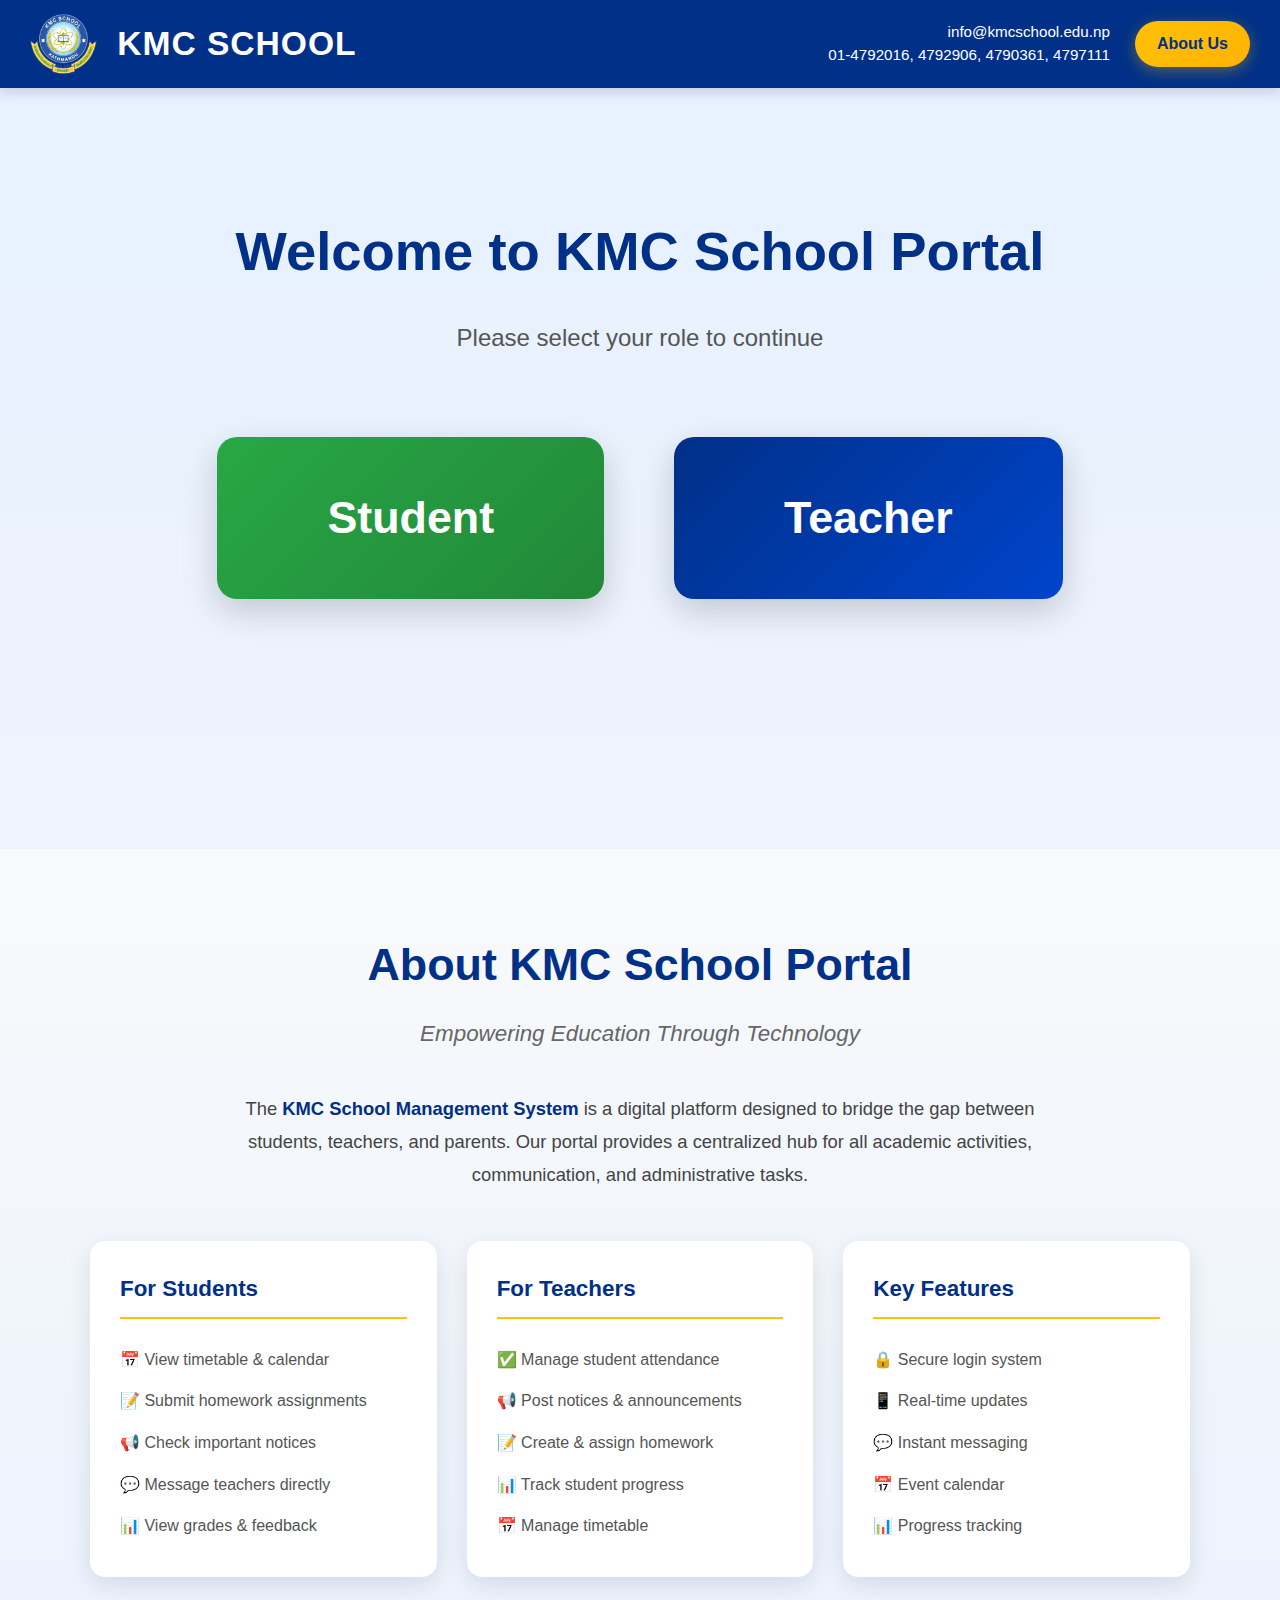
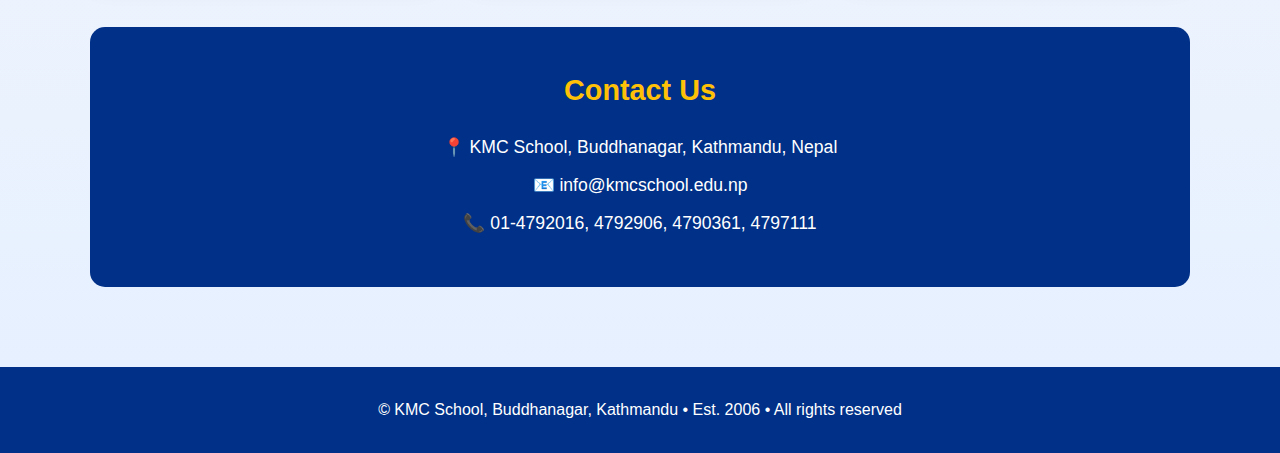
<file: index.html>
<!DOCTYPE html>
<html lang="en">
<head>
    <meta charset="UTF-8">
    <meta name="viewport" content="width=device-width, initial-scale=1.0">
    <title>KMC School - Choose Your Role</title>
    <link rel="stylesheet" href="style.css"> 
    <link rel="icon" type="image/png" href="kmc logo.png">
</head>
<body>

    <header class="school-header">
        <div class="logo-area">
            <img src="kmc logo.png" alt="KMC Logo" class="logo-img">
            <div class="logo-text">KMC SCHOOL</div>
        </div>
        <div class="header-right">
            <div class="contact-info">
                <div>info@kmcschool.edu.np</div>
                <div>01-4792016, 4792906, 4790361, 4797111</div>
            </div>
            <a href="#about" class="about-btn">About Us</a>
        </div>
    </header>

    <main class="main-content role-selection">
        <h1>Welcome to KMC School Portal</h1>
        <p>Please select your role to continue</p>

        <div class="role-buttons">
            <a href="/Students-Area/student-login.html" class="role-btn student">Student</a>
            <a href="/Teachers-Area/teacher-login.html" class="role-btn teacher">Teacher</a>
        </div>
    </main>

    <section id="about" class="about-section">
        <div class="about-container">
            <h2>About KMC School Portal</h2>
            <p class="about-tagline">Empowering Education Through Technology</p>
            
            <div class="about-content">
                <p>The <strong>KMC School Management System</strong> is a digital platform designed to bridge the gap between students, teachers, and parents. Our portal provides a centralized hub for all academic activities, communication, and administrative tasks.</p>
            </div>

            <div class="features-grid">
                <div class="feature-card">
                    <h3>For Students</h3>
                    <ul>
                        <li>📅 View timetable & calendar</li>
                        <li>📝 Submit homework assignments</li>
                        <li>📢 Check important notices</li>
                        <li>💬 Message teachers directly</li>
                        <li>📊 View grades & feedback</li>
                    </ul>
                </div>
                <div class="feature-card">
                    <h3>For Teachers</h3>
                    <ul>
                        <li>✅ Manage student attendance</li>
                        <li>📢 Post notices & announcements</li>
                        <li>📝 Create & assign homework</li>
                        <li>📊 Track student progress</li>
                        <li>📅 Manage timetable</li>
                    </ul>
                </div>
                <div class="feature-card">
                    <h3>Key Features</h3>
                    <ul>
                        <li>🔒 Secure login system</li>
                        <li>📱 Real-time updates</li>
                        <li>💬 Instant messaging</li>
                        <li>📅 Event calendar</li>
                        <li>📊 Progress tracking</li>
                    </ul>
                </div>
            </div>

            <div class="about-contact">
                <h3>Contact Us</h3>
                <p>📍 KMC School, Buddhanagar, Kathmandu, Nepal</p>
                <p>📧 info@kmcschool.edu.np</p>
                <p>📞 01-4792016, 4792906, 4790361, 4797111</p>
            </div>
        </div>
    </section>

    <footer class="main-footer">
        © KMC School, Buddhanagar, Kathmandu • Est. 2006 • All rights reserved
    </footer>

</body>
</html>
</file>
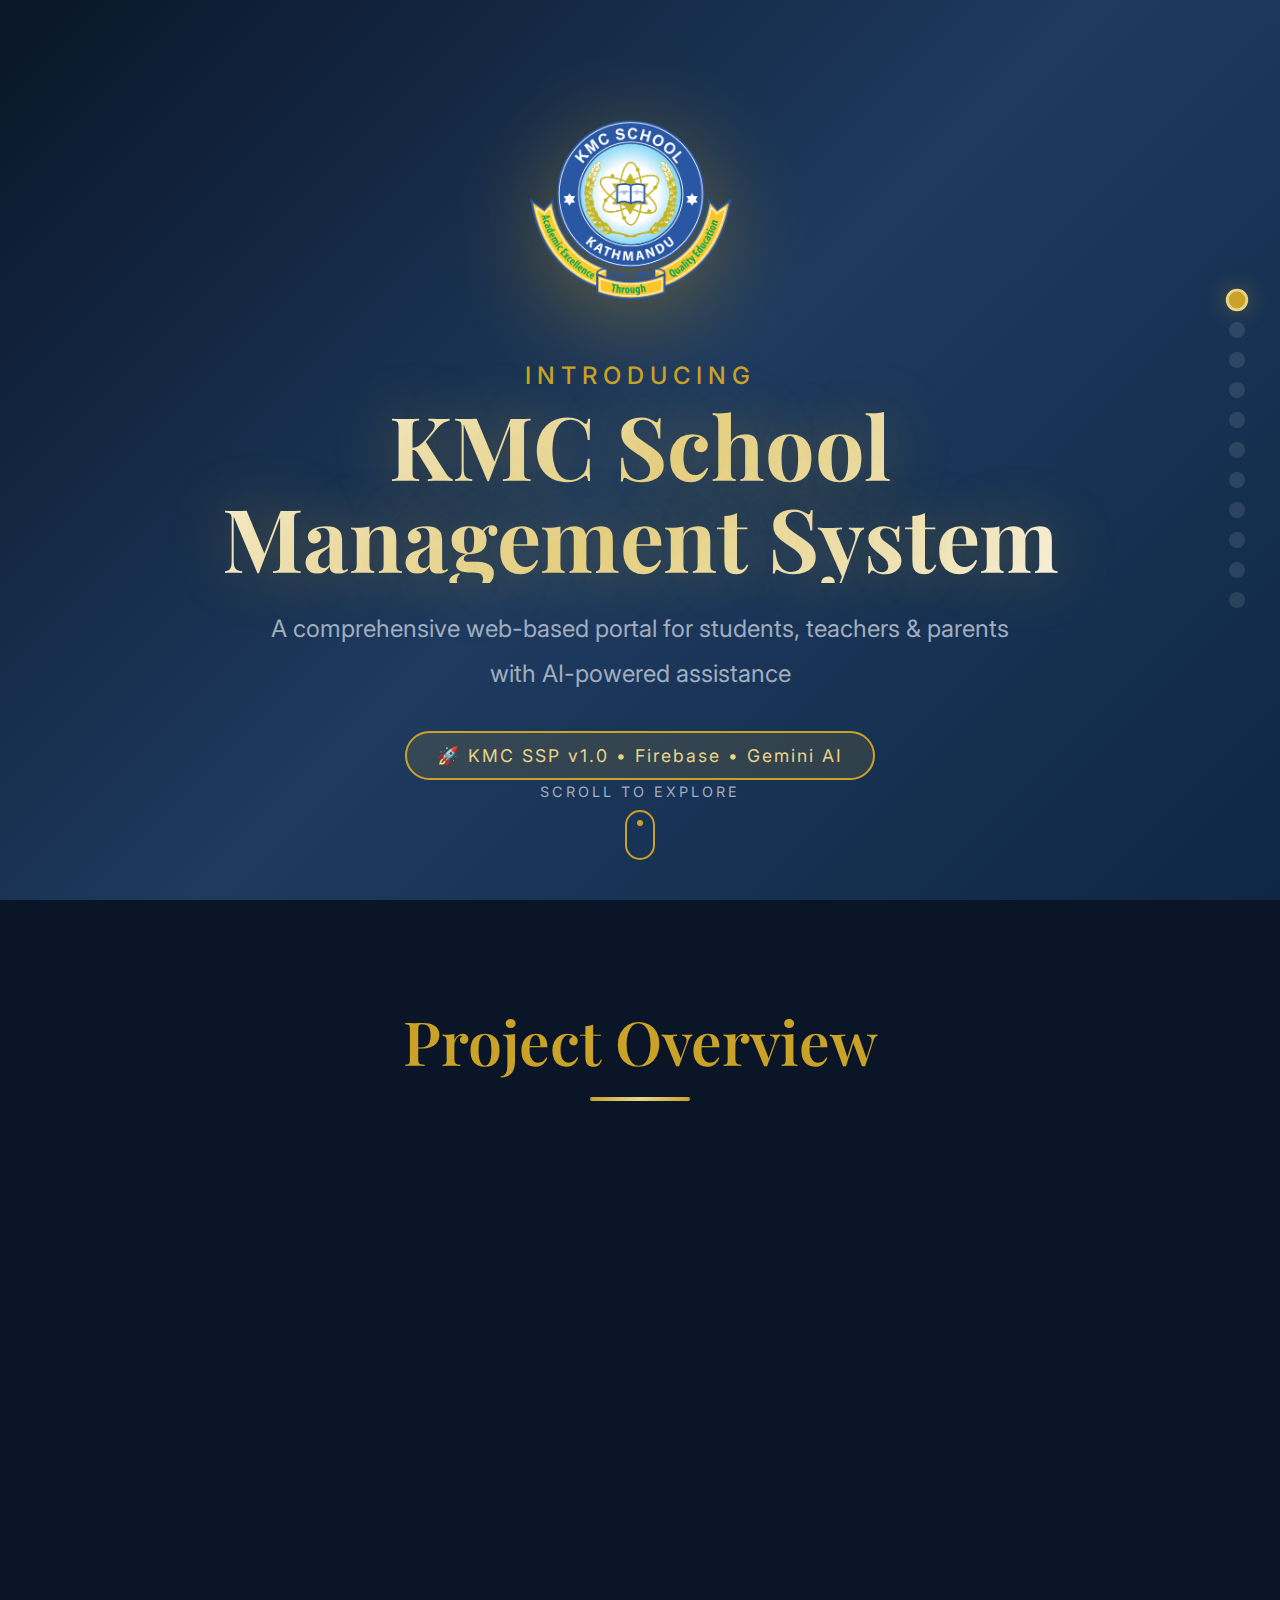
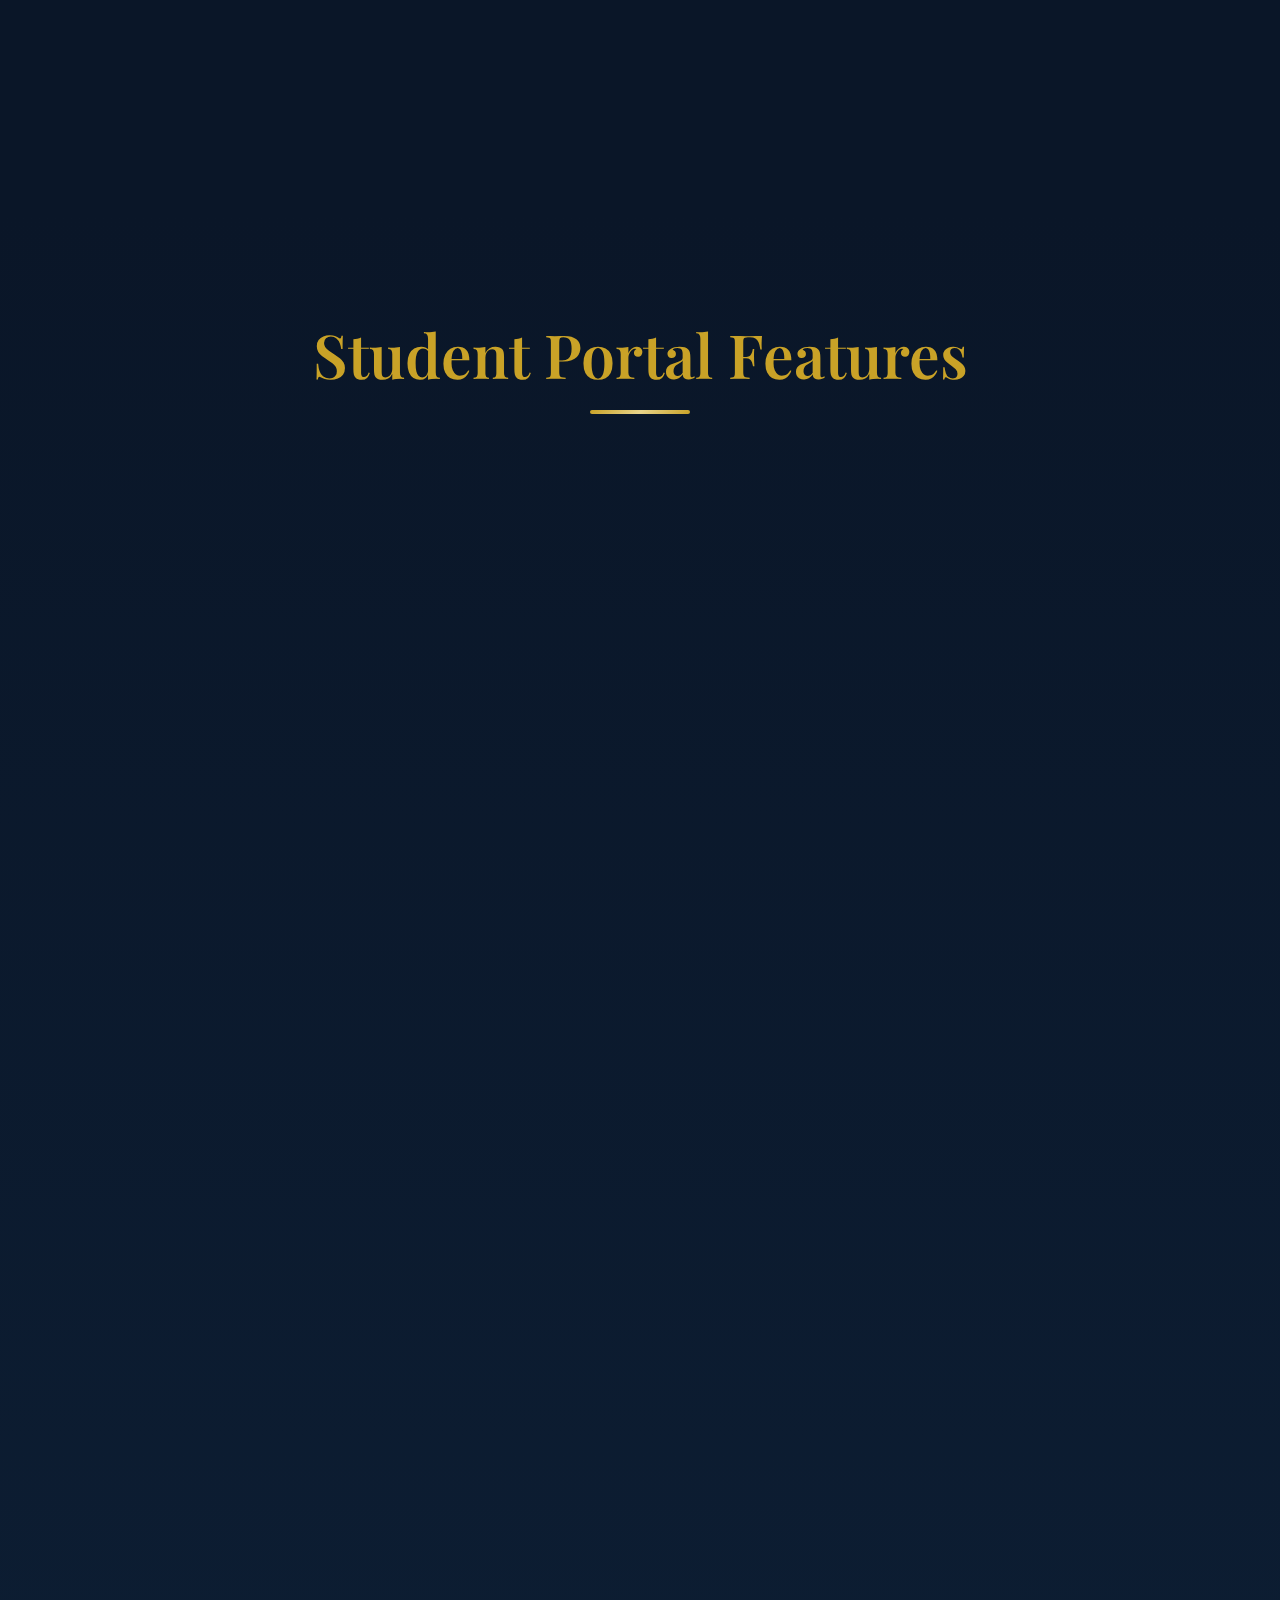
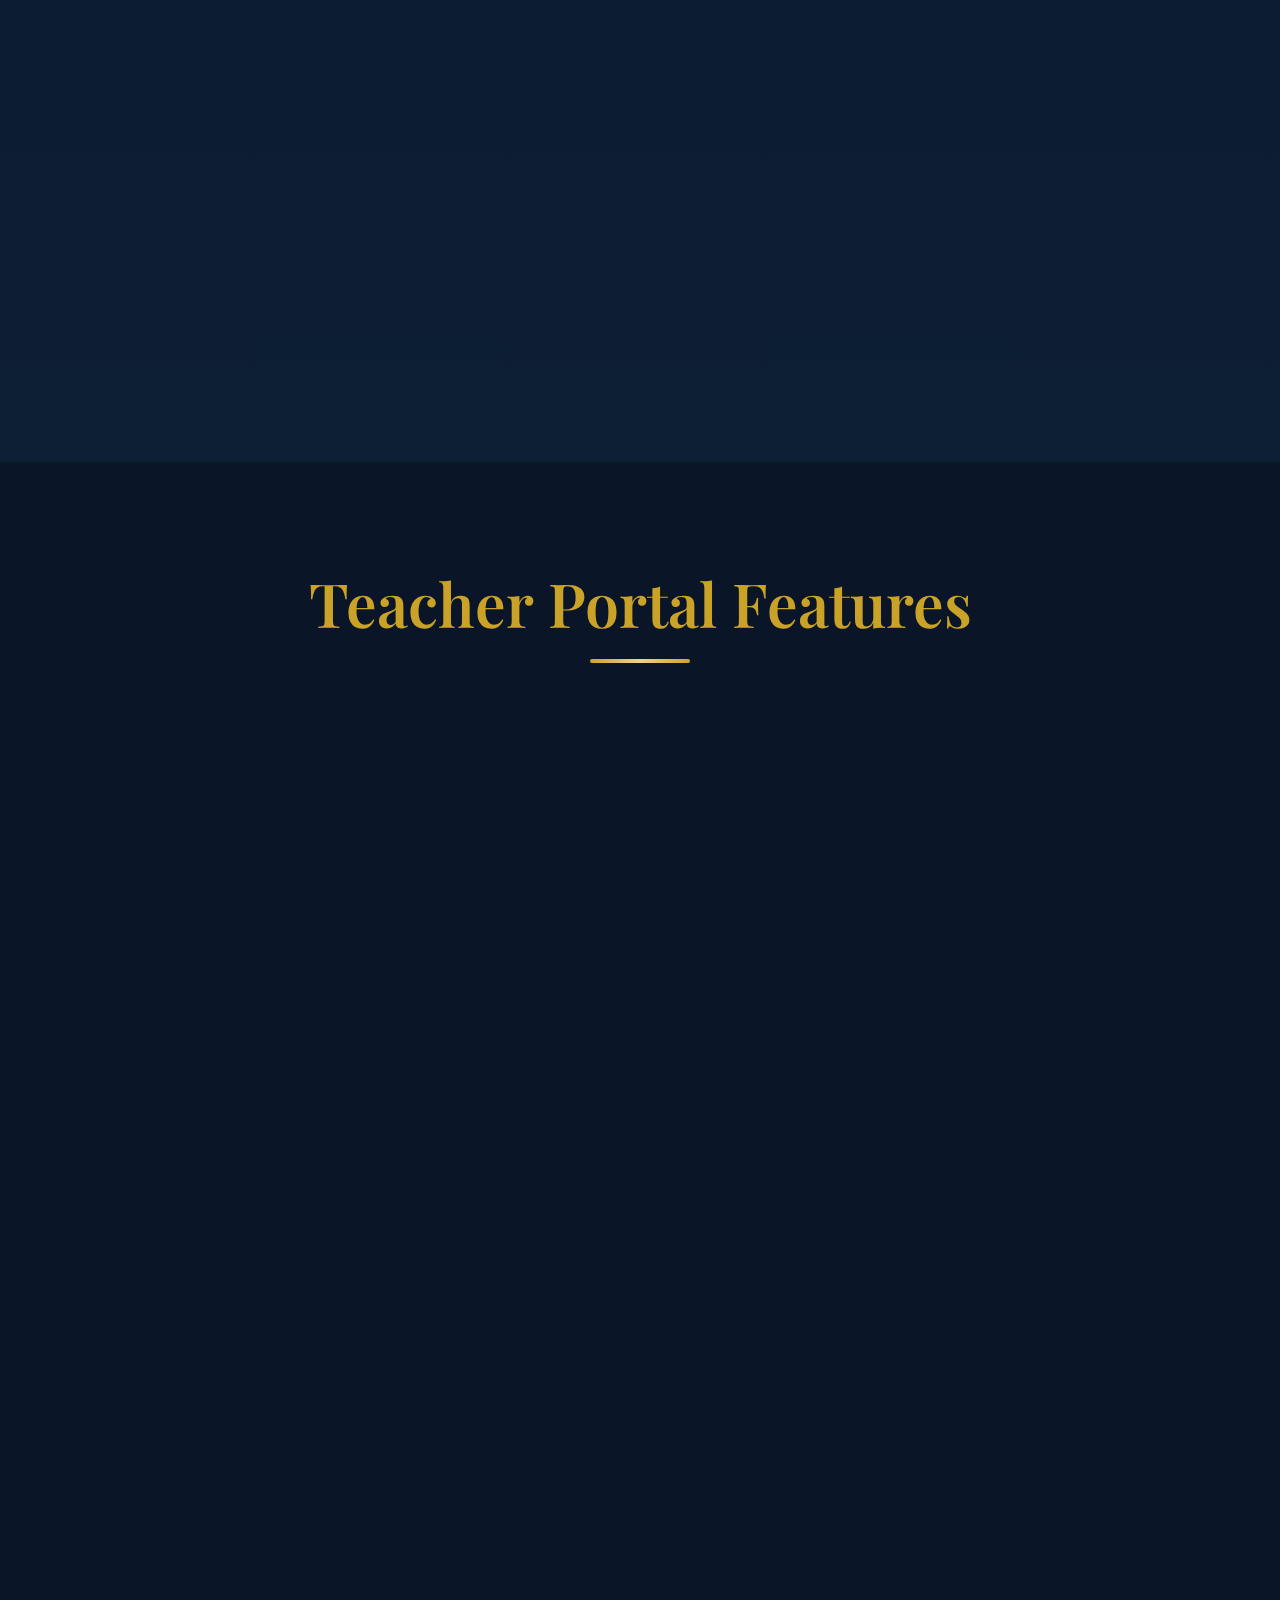
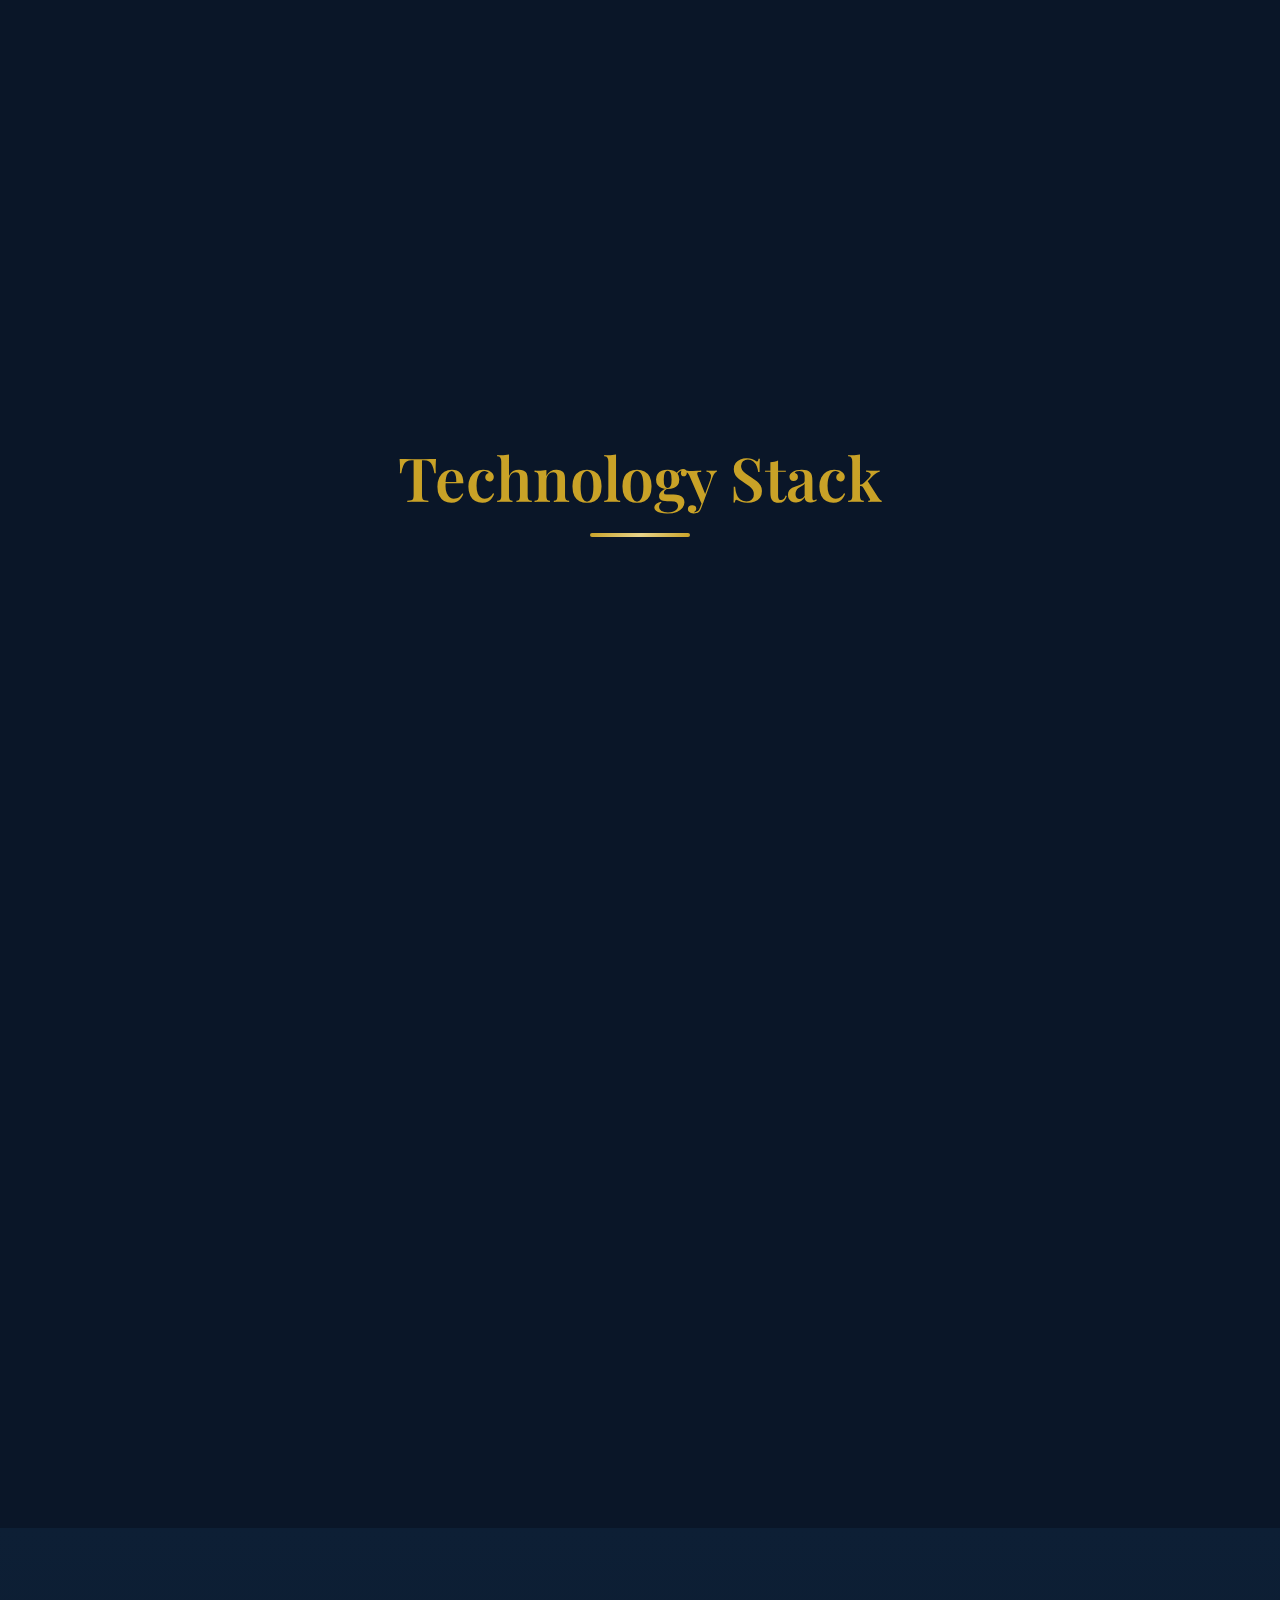
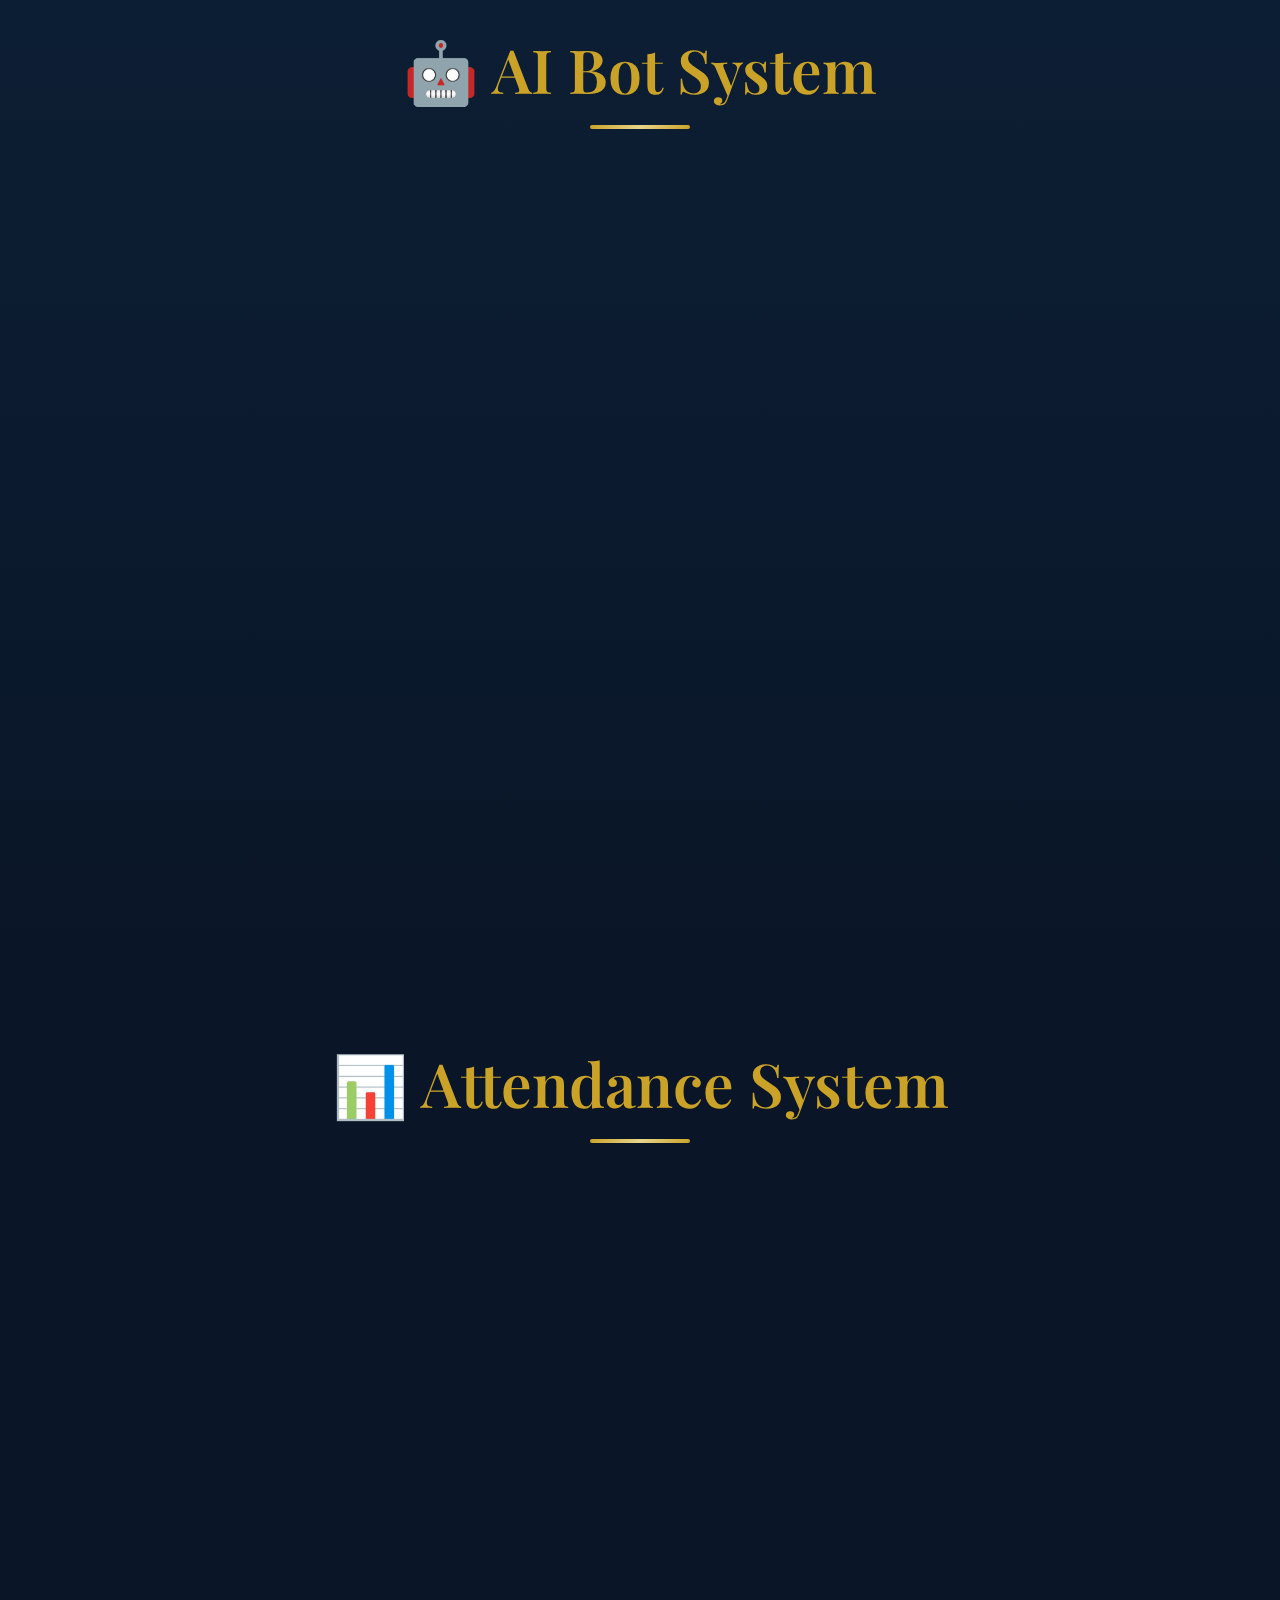
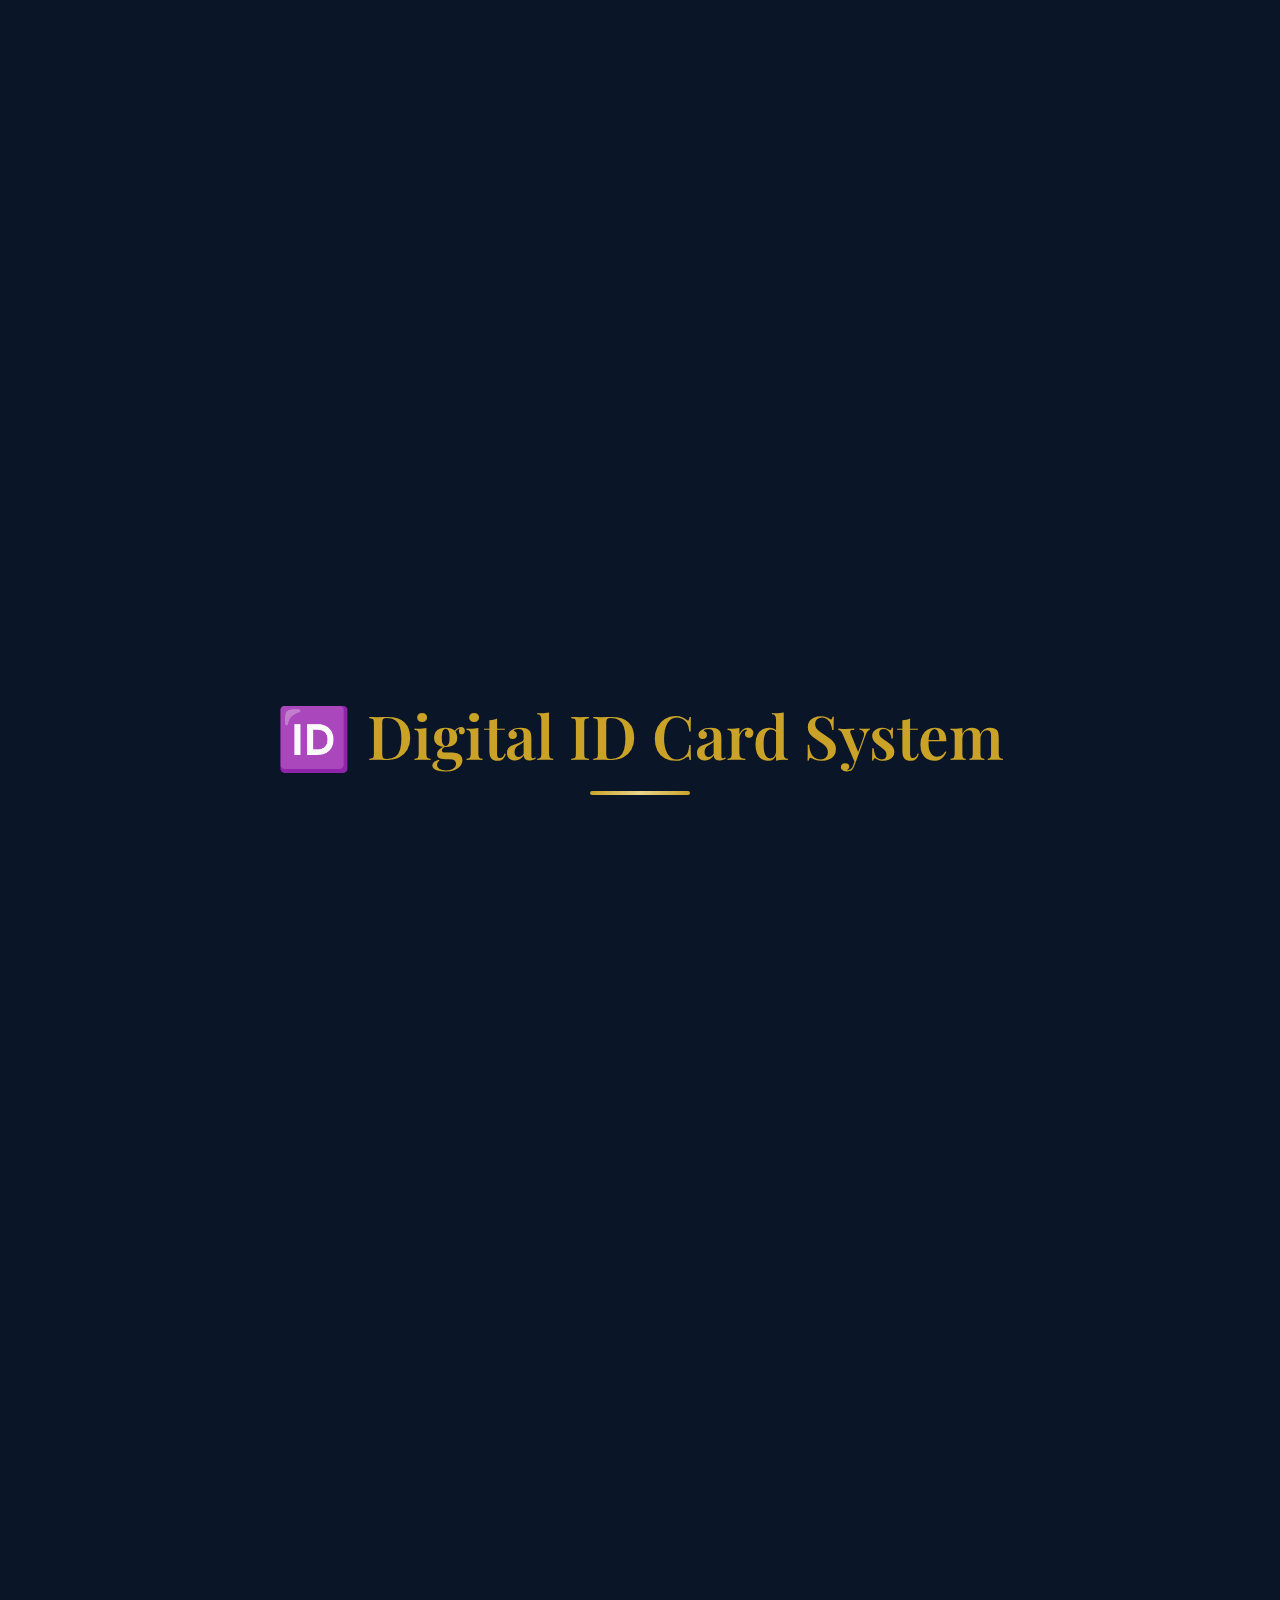
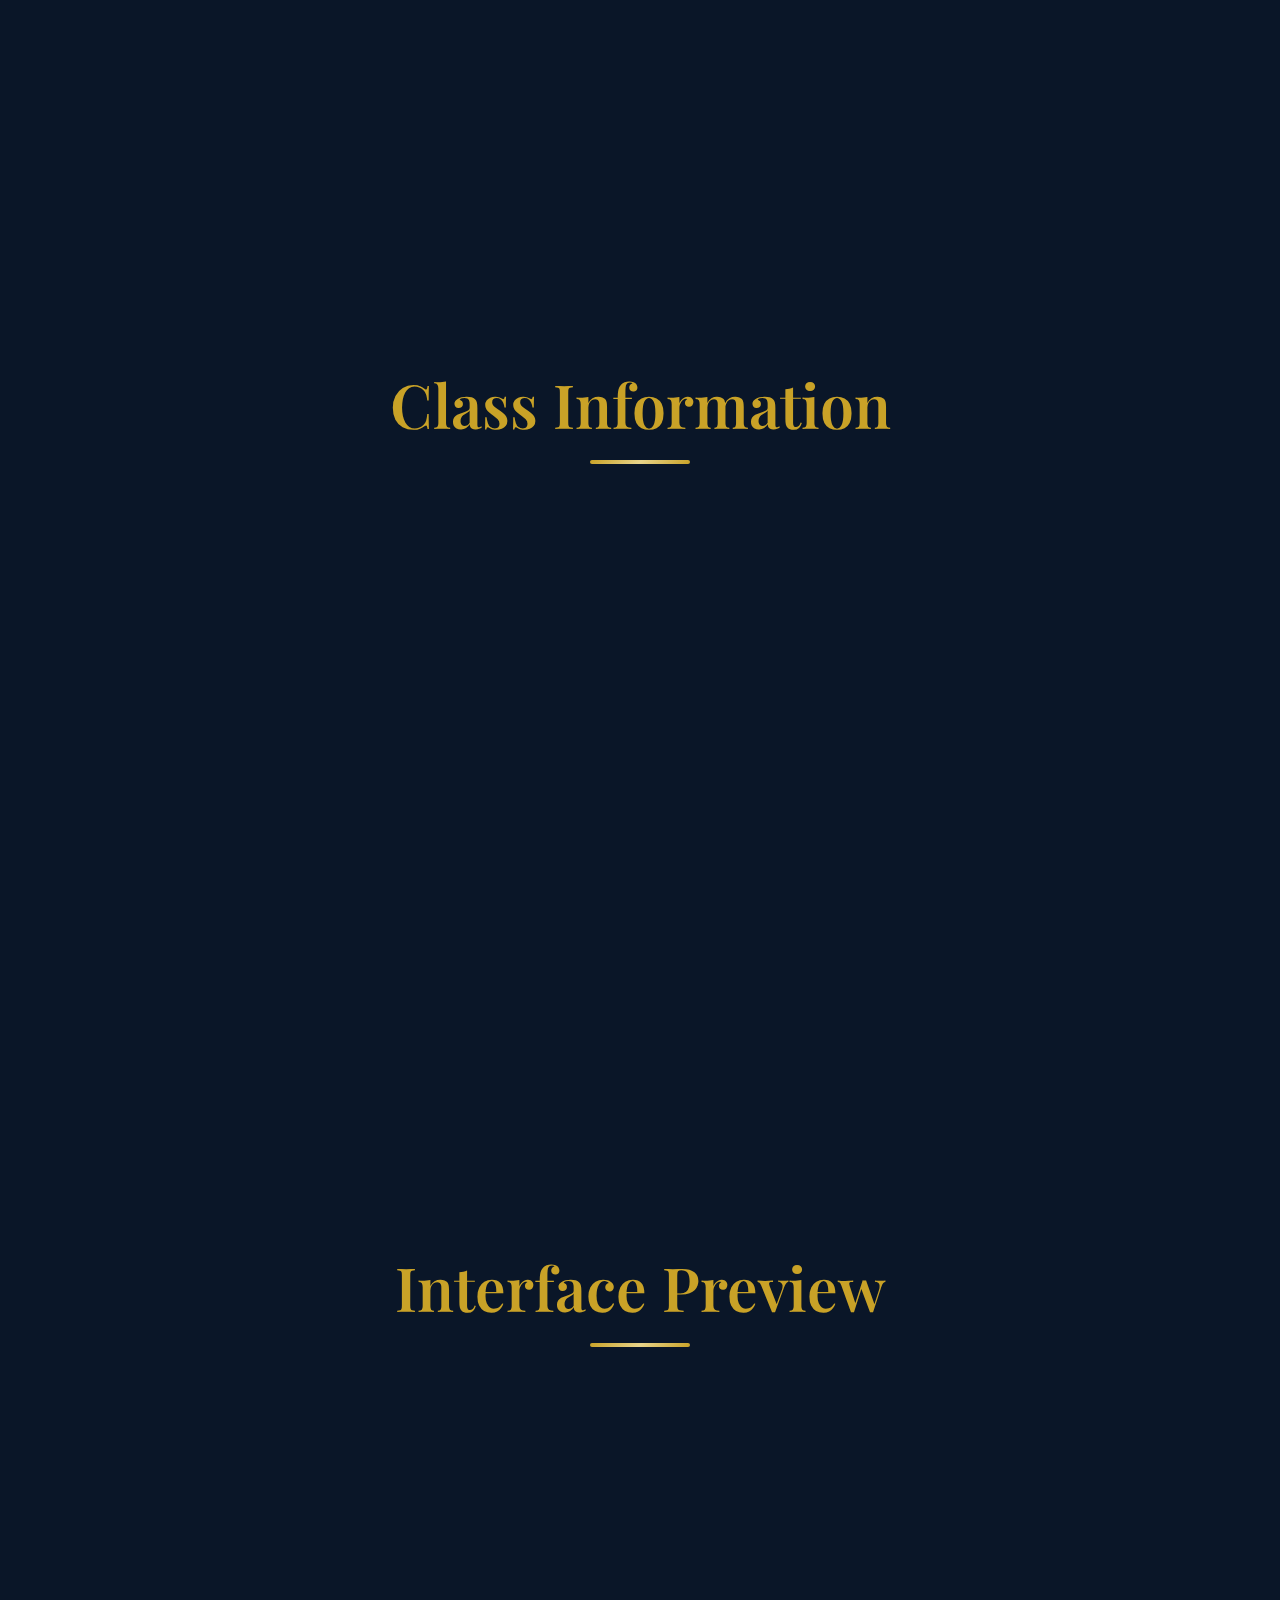
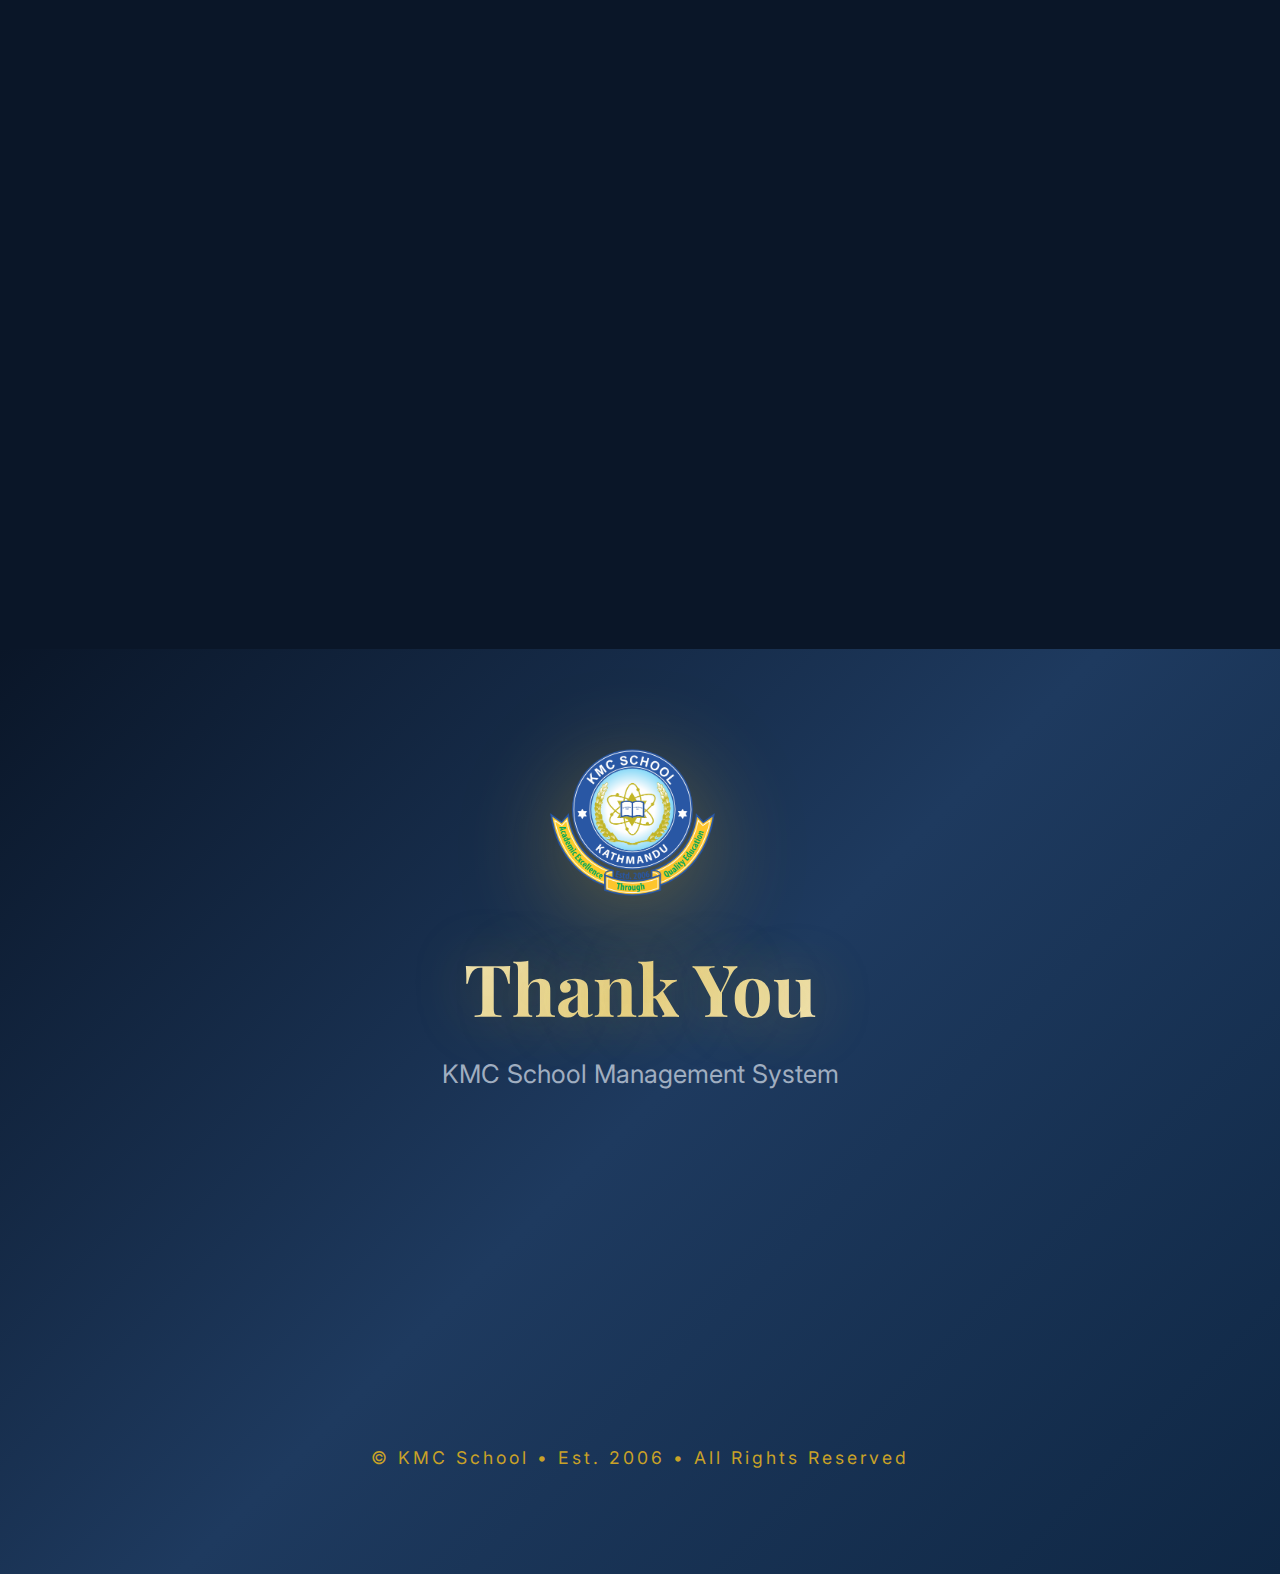
<file: kmcssp-presentation.html>
<!DOCTYPE html>
<html lang="en">
<head>
    <meta charset="UTF-8">
    <meta name="viewport" content="width=device-width, initial-scale=1.0">
    <title>KMC SSP - School Management System</title>
    <link href="https://fonts.googleapis.com/css2?family=Playfair+Display:wght@400;600;700&family=Inter:wght@300;400;500;600;700&display=swap" rel="stylesheet">
    <style>
        :root {
            --primary: #0a1628;
            --secondary: #1e3a5f;
            --accent: #c9a227;
            --accent-light: #e8d48a;
            --accent-glow: rgba(201, 162, 39, 0.4);
            --text-light: #f8f9fa;
            --text-muted: #a0aec0;
            --gradient-1: linear-gradient(135deg, #0a1628 0%, #1e3a5f 50%, #0f2744 100%);
            --gradient-2: linear-gradient(135deg, #c9a227 0%, #e8d48a 50%, #c9a227 100%);
            --glass: rgba(255, 255, 255, 0.05);
            --glass-border: rgba(255, 255, 255, 0.1);
        }

        * {
            margin: 0;
            padding: 0;
            box-sizing: border-box;
        }

        html {
            scroll-behavior: smooth;
        }

        body {
            font-family: 'Inter', sans-serif;
            background: var(--primary);
            color: var(--text-light);
            overflow-x: hidden;
        }

        /* Section Base */
        section {
            min-height: 100vh;
            padding: 100px 80px;
            display: flex;
            flex-direction: column;
            justify-content: center;
            align-items: center;
            position: relative;
            overflow: hidden;
        }

        .section-content {
            position: relative;
            z-index: 1;
            max-width: 1400px;
            width: 100%;
        }

        /* Background Effects */
        .bg-effect {
            position: absolute;
            border-radius: 50%;
            filter: blur(120px);
            pointer-events: none;
            animation: pulse 8s ease-in-out infinite;
        }

        .bg-gold {
            width: 600px;
            height: 600px;
            background: radial-gradient(circle, rgba(201, 162, 39, 0.12) 0%, transparent 70%);
        }

        .bg-blue {
            width: 500px;
            height: 500px;
            background: radial-gradient(circle, rgba(30, 58, 95, 0.4) 0%, transparent 70%);
        }

        @keyframes pulse {
            0%, 100% { opacity: 0.6; transform: scale(1); }
            50% { opacity: 1; transform: scale(1.1); }
        }

        /* Typography */
        h1 {
            font-family: 'Playfair Display', serif;
            font-size: 5.5rem;
            font-weight: 700;
            line-height: 1.05;
            margin-bottom: 24px;
            background: linear-gradient(135deg, #fff 0%, var(--accent-light) 50%, #fff 100%);
            -webkit-background-clip: text;
            -webkit-text-fill-color: transparent;
            background-clip: text;
            text-shadow: 0 0 60px var(--accent-glow);
        }

        h2 {
            font-family: 'Playfair Display', serif;
            font-size: 3.8rem;
            font-weight: 600;
            margin-bottom: 70px;
            color: var(--accent);
            text-align: center;
            position: relative;
        }

        h2::after {
            content: '';
            position: absolute;
            bottom: -20px;
            left: 50%;
            transform: translateX(-50%);
            width: 100px;
            height: 4px;
            background: var(--gradient-2);
            border-radius: 2px;
        }

        h3 {
            font-size: 1.9rem;
            font-weight: 600;
            color: var(--text-light);
            margin-bottom: 20px;
        }

        h4 {
            font-size: 1.4rem;
            font-weight: 600;
            color: var(--accent);
            margin-bottom: 18px;
        }

        p {
            font-size: 1.3rem;
            line-height: 1.85;
            color: var(--text-muted);
        }

        .subtitle {
            font-size: 1.5rem;
            color: var(--accent);
            font-weight: 500;
            letter-spacing: 6px;
            text-transform: uppercase;
            margin-bottom: 16px;
        }

        /* Logo */
        .logo-container {
            margin-bottom: 50px;
            animation: float 4s ease-in-out infinite;
        }

        @keyframes float {
            0%, 100% { transform: translateY(0); }
            50% { transform: translateY(-15px); }
        }

        .logo-container img {
            width: 220px;
            height: auto;
            filter: drop-shadow(0 20px 50px rgba(201, 162, 39, 0.45));
        }

        /* Hero Section */
        .hero {
            background: var(--gradient-1);
            text-align: center;
        }

        .hero .bg-effect.gold {
            top: -200px;
            right: -200px;
        }

        .hero .bg-effect.blue {
            bottom: -150px;
            left: -150px;
        }

        .hero p {
            max-width: 750px;
            margin: 0 auto;
            font-size: 1.5rem;
        }

        .hero-badge {
            display: inline-block;
            padding: 12px 30px;
            background: rgba(201, 162, 39, 0.15);
            border: 2px solid var(--accent);
            border-radius: 50px;
            margin-top: 35px;
            font-size: 1.1rem;
            color: var(--accent-light);
            letter-spacing: 2px;
        }

        .scroll-indicator {
            position: absolute;
            bottom: 40px;
            left: 50%;
            transform: translateX(-50%);
            display: flex;
            flex-direction: column;
            align-items: center;
            gap: 10px;
            color: var(--text-muted);
            font-size: 0.9rem;
            animation: bounce 2s infinite;
        }

        .scroll-indicator span {
            letter-spacing: 3px;
            text-transform: uppercase;
        }

        .scroll-arrow {
            width: 30px;
            height: 50px;
            border: 2px solid var(--accent);
            border-radius: 20px;
            position: relative;
        }

        .scroll-arrow::before {
            content: '';
            position: absolute;
            top: 8px;
            left: 50%;
            transform: translateX(-50%);
            width: 6px;
            height: 6px;
            background: var(--accent);
            border-radius: 50%;
            animation: scroll 2s infinite;
        }

        @keyframes bounce {
            0%, 100% { transform: translateX(-50%) translateY(0); }
            50% { transform: translateX(-50%) translateY(12px); }
        }

        @keyframes scroll {
            0% { opacity: 1; top: 8px; }
            100% { opacity: 0; top: 32px; }
        }

        /* Overview Section */
        .overview {
            background: var(--primary);
        }

        .stats-grid {
            display: grid;
            grid-template-columns: repeat(5, 1fr);
            gap: 30px;
            margin-bottom: 70px;
        }

        .stat-card {
            text-align: center;
            padding: 45px 25px;
            background: var(--glass);
            border: 1px solid var(--glass-border);
            border-radius: 24px;
            transition: all 0.5s ease;
            position: relative;
            overflow: hidden;
        }

        .stat-card::before {
            content: '';
            position: absolute;
            top: 0;
            left: 0;
            width: 4px;
            height: 100%;
            background: var(--gradient-2);
        }

        .stat-card:hover {
            transform: translateY(-12px);
            border-color: var(--accent);
            background: rgba(255, 255, 255, 0.08);
            box-shadow: 0 20px 40px rgba(0, 0, 0, 0.3);
        }

        .stat-icon {
            font-size: 3.5rem;
            margin-bottom: 20px;
        }

        .stat-number {
            font-family: 'Playfair Display', serif;
            font-size: 4rem;
            font-weight: 700;
            color: var(--accent);
            line-height: 1;
        }

        .stat-label {
            font-size: 1.1rem;
            color: var(--text-muted);
            margin-top: 14px;
            text-transform: uppercase;
            letter-spacing: 2px;
        }

        .overview-description {
            text-align: center;
            max-width: 1000px;
            margin: 0 auto;
            font-size: 1.35rem;
            line-height: 2;
        }

        /* Features Section */
        .features {
            background: linear-gradient(180deg, var(--primary) 0%, #0d1f35 100%);
        }

        .features-grid {
            display: grid;
            grid-template-columns: repeat(3, 1fr);
            gap: 30px;
        }

        .feature-card {
            background: var(--glass);
            border: 1px solid var(--glass-border);
            border-radius: 24px;
            padding: 42px 32px;
            text-align: left;
            transition: all 0.5s ease;
            position: relative;
            overflow: hidden;
        }

        /* GOLD LINE - Always visible, no cursor needed */
        .feature-card::before {
            content: '';
            position: absolute;
            top: 0;
            left: 0;
            width: 5px;
            height: 100%;
            background: var(--gradient-2);
            transition: transform 0.4s ease;
        }

        .feature-card:hover {
            transform: translateY(-15px);
            background: rgba(255, 255, 255, 0.08);
            box-shadow: 0 30px 60px rgba(0, 0, 0, 0.4);
            border-color: var(--accent);
        }

        .feature-card:hover::before {
            transform: scaleY(1.1);
            box-shadow: 0 0 20px var(--accent-glow);
        }

        .feature-icon {
            width: 70px;
            height: 70px;
            background: var(--gradient-2);
            border-radius: 20px;
            display: flex;
            align-items: center;
            justify-content: center;
            font-size: 2rem;
            margin-bottom: 26px;
            box-shadow: 0 8px 25px var(--accent-glow);
        }

        .feature-card h3 {
            font-size: 1.5rem;
            margin-bottom: 16px;
        }

        .feature-card p {
            font-size: 1.05rem;
            margin: 0;
            color: var(--text-muted);
            line-height: 1.75;
        }

        .feature-number {
            position: absolute;
            top: 20px;
            right: 25px;
            font-size: 3rem;
            font-weight: 700;
            color: rgba(201, 162, 39, 0.15);
            font-family: 'Playfair Display', serif;
        }

        /* Section Headers */
        .section-header {
            display: flex;
            align-items: center;
            gap: 20px;
            margin-bottom: 20px;
        }

        .section-header .icon {
            width: 50px;
            height: 50px;
            background: var(--glass);
            border: 1px solid var(--glass-border);
            border-radius: 14px;
            display: flex;
            align-items: center;
            justify-content: center;
            font-size: 1.5rem;
        }

        /* Tech Section */
        .tech {
            background: var(--primary);
        }

        .tech-grid {
            display: grid;
            grid-template-columns: repeat(6, 1fr);
            gap: 25px;
            margin-bottom: 70px;
        }

        .tech-item {
            display: flex;
            flex-direction: column;
            align-items: center;
            gap: 18px;
            padding: 40px 22px;
            background: var(--glass);
            border: 1px solid var(--glass-border);
            border-radius: 24px;
            transition: all 0.5s ease;
            position: relative;
        }

        .tech-item::before {
            content: '';
            position: absolute;
            top: 0;
            left: 0;
            width: 5px;
            height: 100%;
            background: var(--gradient-2);
            opacity: 0;
            transition: opacity 0.4s ease;
        }

        .tech-item:hover {
            transform: translateY(-15px) scale(1.05);
            background: rgba(255, 255, 255, 0.08);
            border-color: var(--accent);
            box-shadow: 0 25px 50px rgba(0, 0, 0, 0.35);
        }

        .tech-item:hover::before {
            opacity: 1;
        }

        .tech-icon {
            font-size: 3.8rem;
        }

        .tech-name {
            font-size: 1.15rem;
            font-weight: 600;
            color: var(--text-light);
        }

        .tech-details {
            display: grid;
            grid-template-columns: 1fr 1fr;
            gap: 50px;
            margin-top: 50px;
        }

        .tech-column {
            background: var(--glass);
            border: 1px solid var(--glass-border);
            border-radius: 28px;
            padding: 45px;
            position: relative;
            overflow: hidden;
        }

        .tech-column::before {
            content: '';
            position: absolute;
            top: 0;
            left: 0;
            width: 5px;
            height: 100%;
            background: var(--gradient-2);
        }

        .tech-column h3 {
            color: var(--accent);
            margin-bottom: 35px;
            font-size: 1.6rem;
        }

        .tech-column ul {
            list-style: none;
        }

        .tech-column li {
            padding: 16px 0;
            padding-left: 38px;
            position: relative;
            font-size: 1.15rem;
            color: var(--text-muted);
            border-bottom: 1px solid var(--glass-border);
        }

        .tech-column li:last-child {
            border-bottom: none;
        }

        .tech-column li::before {
            content: '✦';
            position: absolute;
            left: 0;
            color: var(--accent);
            font-size: 1rem;
        }

        /* Bot/AI Section */
        .bot {
            background: linear-gradient(180deg, #0d1f35 0%, var(--primary) 100%);
        }

        .bot-content {
            display: grid;
            grid-template-columns: 1fr 1fr;
            gap: 70px;
            align-items: center;
        }

        .bot-features ul {
            list-style: none;
        }

        .bot-features li {
            padding: 20px 0;
            padding-left: 50px;
            position: relative;
            font-size: 1.25rem;
            color: var(--text-muted);
            border-bottom: 1px solid var(--glass-border);
        }

        .bot-features li:last-child {
            border-bottom: none;
        }

        .bot-features li::before {
            content: '⚡';
            position: absolute;
            left: 0;
            font-size: 1.4rem;
        }

        .bot-visual {
            display: flex;
            justify-content: center;
            align-items: center;
        }

        .bot-card {
            background: var(--glass);
            border: 2px solid var(--accent);
            border-radius: 35px;
            padding: 70px;
            text-align: center;
            position: relative;
            box-shadow: 0 0 60px var(--accent-glow);
            animation: glow 3s ease-in-out infinite;
        }

        @keyframes glow {
            0%, 100% { box-shadow: 0 0 40px var(--accent-glow); }
            50% { box-shadow: 0 0 80px var(--accent-glow), 0 0 120px rgba(201, 162, 39, 0.2); }
        }

        .bot-emoji {
            font-size: 8rem;
            margin-bottom: 30px;
            animation: float 3s ease-in-out infinite;
        }

        .bot-card h3 {
            color: var(--accent);
            font-size: 1.8rem;
            margin-bottom: 15px;
        }

        /* Attendance Detail Section */
        .attendance-section {
            background: var(--primary);
        }

        .id-card-section {
            background: linear-gradient(180deg, #0d1f35 0%, var(--primary) 100%);
        }

        .attendance-grid {
            display: grid;
            grid-template-columns: repeat(2, 1fr);
            gap: 35px;
        }

        .attendance-card {
            background: var(--glass);
            border: 1px solid var(--glass-border);
            border-radius: 28px;
            padding: 40px;
            position: relative;
            overflow: hidden;
        }

        .attendance-card::before {
            content: '';
            position: absolute;
            top: 0;
            left: 0;
            width: 5px;
            height: 100%;
            background: var(--gradient-2);
        }

        .attendance-card h4 {
            margin-bottom: 25px;
            display: flex;
            align-items: center;
            gap: 15px;
        }

        .attendance-card ul {
            list-style: none;
        }

        .attendance-card li {
            padding: 14px 0;
            padding-left: 30px;
            position: relative;
            font-size: 1.1rem;
            color: var(--text-muted);
            border-bottom: 1px solid var(--glass-border);
        }

        .attendance-card li:last-child {
            border-bottom: none;
        }

        .attendance-card li::before {
            content: '✓';
            position: absolute;
            left: 0;
            color: var(--accent);
            font-weight: 700;
        }

        /* Class Info Section */
        .class-info {
            background: var(--primary);
        }

        .info-cards {
            display: grid;
            grid-template-columns: repeat(2, 1fr);
            gap: 45px;
        }

        .info-card {
            background: var(--glass);
            border: 1px solid var(--glass-border);
            border-radius: 28px;
            padding: 45px;
            position: relative;
        }

        .info-card::before {
            content: '';
            position: absolute;
            top: 0;
            left: 0;
            width: 5px;
            height: 100%;
            background: var(--gradient-2);
        }

        .info-card h4 {
            margin-bottom: 30px;
            font-size: 1.6rem;
        }

        .student-list {
            display: grid;
            grid-template-columns: repeat(2, 1fr);
            gap: 18px;
        }

        .student-item {
            display: flex;
            align-items: center;
            gap: 14px;
            padding: 16px 20px;
            background: rgba(255, 255, 255, 0.03);
            border-radius: 14px;
            font-size: 1.1rem;
            transition: all 0.3s ease;
        }

        .student-item:hover {
            background: rgba(201, 162, 39, 0.1);
            transform: translateX(5px);
        }

        .student-avatar {
            width: 45px;
            height: 45px;
            background: var(--gradient-2);
            border-radius: 50%;
            display: flex;
            align-items: center;
            justify-content: center;
            font-weight: 700;
            color: var(--primary);
            font-size: 1rem;
        }

        .subject-tags {
            display: flex;
            flex-wrap: wrap;
            gap: 14px;
        }

        .subject-tag {
            padding: 12px 22px;
            background: rgba(201, 162, 39, 0.12);
            border: 1px solid var(--accent);
            border-radius: 30px;
            font-size: 1rem;
            color: var(--accent-light);
            transition: all 0.3s ease;
        }

        .subject-tag:hover {
            background: rgba(201, 162, 39, 0.25);
            transform: scale(1.05);
        }

        /* Preview Section */
        .preview {
            background: var(--primary);
        }

        .preview-grid {
            display: grid;
            grid-template-columns: repeat(4, 1fr);
            gap: 30px;
        }

        .preview-card {
            background: var(--glass);
            border: 1px solid var(--glass-border);
            border-radius: 26px;
            padding: 28px;
            transition: all 0.5s ease;
            text-align: center;
            position: relative;
        }

        .preview-card::before {
            content: '';
            position: absolute;
            top: 0;
            left: 0;
            width: 5px;
            height: 100%;
            background: var(--gradient-2);
            opacity: 0;
            transition: opacity 0.4s ease;
        }

        .preview-card:hover {
            transform: translateY(-18px) scale(1.02);
            border-color: var(--accent);
            box-shadow: 0 35px 70px rgba(0, 0, 0, 0.45);
        }

        .preview-card:hover::before {
            opacity: 1;
        }

        .preview-card h4 {
            font-size: 1.25rem;
            margin-bottom: 22px;
            color: var(--accent);
        }

        .preview-screen {
            height: 210px;
            background: linear-gradient(145deg, #1a2a40 0%, #0f1c2e 100%);
            border-radius: 18px;
            display: flex;
            align-items: center;
            justify-content: center;
            font-size: 4.5rem;
            color: var(--text-muted);
            border: 1px solid var(--glass-border);
        }

        .preview-note {
            text-align: center;
            margin-top: 55px;
            font-size: 1.3rem;
            color: var(--text-muted);
        }

        /* Thank You Section */
        .thankyou {
            background: var(--gradient-1);
            text-align: center;
        }

        .thankyou .bg-effect.gold {
            top: -200px;
            left: -200px;
        }

        .thankyou .bg-effect.blue {
            bottom: -150px;
            right: -150px;
        }

        .contact-grid {
            display: grid;
            grid-template-columns: repeat(3, 1fr);
            gap: 35px;
            margin-top: 55px;
            margin-bottom: 45px;
        }

        .contact-card {
            background: var(--glass);
            border: 1px solid var(--glass-border);
            border-radius: 24px;
            padding: 40px 28px;
            transition: all 0.5s ease;
            position: relative;
        }

        .contact-card::before {
            content: '';
            position: absolute;
            top: 0;
            left: 0;
            width: 5px;
            height: 100%;
            background: var(--gradient-2);
        }

        .contact-card:hover {
            transform: translateY(-10px);
            border-color: var(--accent);
            background: rgba(255, 255, 255, 0.08);
        }

        .contact-icon {
            width: 70px;
            height: 70px;
            background: var(--gradient-2);
            border-radius: 50%;
            display: flex;
            align-items: center;
            justify-content: center;
            font-size: 1.7rem;
            margin: 0 auto 24px;
            box-shadow: 0 10px 30px var(--accent-glow);
        }

        .contact-card p {
            font-size: 1.15rem;
            margin: 0;
            line-height: 1.6;
        }

        .footer-note {
            margin-top: 55px;
            font-size: 1.1rem;
            color: var(--accent);
            letter-spacing: 3px;
        }

        /* Scroll Progress */
        .scroll-progress {
            position: fixed;
            top: 0;
            left: 0;
            width: 0%;
            height: 5px;
            background: var(--gradient-2);
            z-index: 1000;
            transition: width 0.1s ease;
            box-shadow: 0 0 15px var(--accent-glow);
        }

        /* Floating Nav */
        .floating-nav {
            position: fixed;
            right: 35px;
            top: 50%;
            transform: translateY(-50%);
            display: flex;
            flex-direction: column;
            gap: 14px;
            z-index: 100;
        }

        .nav-dot {
            width: 16px;
            height: 16px;
            border-radius: 50%;
            background: var(--glass-border);
            cursor: pointer;
            transition: all 0.3s ease;
            position: relative;
            border: 2px solid transparent;
        }

        .nav-dot:hover,
        .nav-dot.active {
            background: var(--accent);
            transform: scale(1.4);
            border-color: var(--accent-light);
            box-shadow: 0 0 15px var(--accent-glow);
        }

        .nav-dot::before {
            content: attr(data-label);
            position: absolute;
            right: 28px;
            top: 50%;
            transform: translateY(-50%);
            white-space: nowrap;
            font-size: 0.9rem;
            color: var(--text-muted);
            opacity: 0;
            transition: opacity 0.3s ease;
            pointer-events: none;
            background: var(--secondary);
            padding: 6px 14px;
            border-radius: 6px;
        }

        .nav-dot:hover::before {
            opacity: 1;
        }

        /* Animations on Scroll */
        .animate-on-scroll {
            opacity: 0;
            transform: translateY(50px);
            transition: all 0.9s cubic-bezier(0.4, 0, 0.2, 1);
        }

        .animate-on-scroll.visible {
            opacity: 1;
            transform: translateY(0);
        }

        /* Stagger delays */
        .delay-1 { transition-delay: 0.1s; }
        .delay-2 { transition-delay: 0.2s; }
        .delay-3 { transition-delay: 0.3s; }
        .delay-4 { transition-delay: 0.4s; }
        .delay-5 { transition-delay: 0.5s; }

        /* Responsive */
        @media (max-width: 1200px) {
            section {
                padding: 80px 40px;
            }

            .features-grid {
                grid-template-columns: repeat(2, 1fr);
            }

            .tech-grid {
                grid-template-columns: repeat(3, 1fr);
            }

            .preview-grid {
                grid-template-columns: repeat(2, 1fr);
            }

            .stats-grid {
                grid-template-columns: repeat(3, 1fr);
            }
        }

        @media (max-width: 768px) {
            h1 {
                font-size: 3.2rem;
            }

            h2 {
                font-size: 2.6rem;
            }

            section {
                padding: 60px 20px;
            }

            .stats-grid,
            .tech-grid,
            .preview-grid,
            .contact-grid,
            .info-cards,
            .attendance-grid,
            .bot-content,
            .tech-details {
                grid-template-columns: 1fr;
            }

            .features-grid {
                grid-template-columns: 1fr;
            }

            .floating-nav {
                display: none;
            }

            .student-list {
                grid-template-columns: 1fr;
            }
        }
    </style>
</head>
<body>
    <!-- Scroll Progress Bar -->
    <div class="scroll-progress" id="scrollProgress"></div>

    <!-- Floating Navigation -->
    <div class="floating-nav">
        <div class="nav-dot active" data-label="Home" data-slide="0"></div>
        <div class="nav-dot" data-label="Overview" data-slide="1"></div>
        <div class="nav-dot" data-label="Student Features" data-slide="2"></div>
        <div class="nav-dot" data-label="Teacher Features" data-slide="3"></div>
        <div class="nav-dot" data-label="Technology" data-slide="4"></div>
        <div class="nav-dot" data-label="AI Bot" data-slide="5"></div>
        <div class="nav-dot" data-label="Attendance" data-slide="6"></div>
        <div class="nav-dot" data-label="ID Card" data-slide="7"></div>
        <div class="nav-dot" data-label="Class Info" data-slide="8"></div>
        <div class="nav-dot" data-label="Preview" data-slide="9"></div>
        <div class="nav-dot" data-label="Contact" data-slide="10"></div>
    </div>

    <!-- Hero Section -->
    <section class="hero" id="section-0">
        <div class="bg-effect gold"></div>
        <div class="bg-effect blue"></div>
        <div class="section-content">
            <div class="logo-container">
                <img src="kmc logo.png" alt="KMC Logo">
            </div>
            <p class="subtitle">Introducing</p>
            <h1>KMC School<br>Management System</h1>
            <p>A comprehensive web-based portal for students, teachers & parents with AI-powered assistance</p>
            <div class="hero-badge">🚀 KMC SSP v1.0 • Firebase • Gemini AI</div>
        </div>
        <div class="scroll-indicator">
            <span>Scroll to explore</span>
            <div class="scroll-arrow"></div>
        </div>
    </section>

    <!-- Overview Section -->
    <section class="overview" id="section-1">
        <div class="section-content">
            <h2>Project Overview</h2>
            <div class="stats-grid">
                <div class="stat-card animate-on-scroll">
                    <div class="stat-icon">🏫</div>
                    <div class="stat-number">2006</div>
                    <div class="stat-label">School Established</div>
                </div>
                <div class="stat-card animate-on-scroll delay-1">
                    <div class="stat-icon">👥</div>
                    <div class="stat-number">2</div>
                    <div class="stat-label">User Roles</div>
                </div>
                <div class="stat-card animate-on-scroll delay-2">
                    <div class="stat-icon">⚙️</div>
                    <div class="stat-number">20+</div>
                    <div class="stat-label">Student Features</div>
                </div>
                <div class="stat-card animate-on-scroll delay-3">
                    <div class="stat-icon">☁️</div>
                    <div class="stat-number">100%</div>
                    <div class="stat-label">Cloud Based</div>
                </div>
                <div class="stat-card animate-on-scroll delay-4">
                    <div class="stat-icon">🤖</div>
                    <div class="stat-number">AI</div>
                    <div class="stat-label">Powered</div>
                </div>
            </div>
            <div class="overview-description animate-on-scroll delay-3">
                <p>KMC School Management System (KMC SSP) is a comprehensive web-based platform that streamlines academic processes, enhances communication between students, teachers, and parents. The system features real-time attendance tracking with charts, homework management, notices, parent feedback system with reply tracking, class chat with AI bot integration, and Nepal-specific date handling. Built on Firebase cloud infrastructure with Python automation and Gemini AI integration.</p>
            </div>
        </div>
    </section>

    <!-- Student Features Section -->
    <section class="features" id="section-2">
        <div class="section-content">
            <h2>Student Portal Features</h2>
            <div class="features-grid">
                <div class="feature-card animate-on-scroll">
                    <span class="feature-number">01</span>
                    <div class="feature-icon">📊</div>
                    <h3>Dashboard</h3>
                    <p>Personal welcome message, today's schedule status, final exam countdown timer, Nepal time integration, and quick navigation to all features.</p>
                </div>
                <div class="feature-card animate-on-scroll delay-1">
                    <span class="feature-number">02</span>
                    <div class="feature-icon">📅</div>
                    <h3>Timetable</h3>
                    <p>Interactive weekly class schedule showing 8 periods daily (9:30 AM - 4:15 PM), live period tracking with automatic highlighting of current class.</p>
                </div>
                <div class="feature-card animate-on-scroll delay-2">
                    <span class="feature-number">03</span>
                    <div class="feature-icon">📚</div>
                    <h3>Homework</h3>
                    <p>View all assignments with title, description, due dates, and images. Data synced from Firebase Firestore in real-time.</p>
                </div>
                <div class="feature-card animate-on-scroll">
                    <span class="feature-number">04</span>
                    <div class="feature-icon">📢</div>
                    <h3>Notices</h3>
                    <p>Stay updated with school announcements, exam routines (including Nepali dates), competition notices like KMC Hackathon 2026.</p>
                </div>
                <div class="feature-card animate-on-scroll delay-1">
                    <span class="feature-number">05</span>
                    <div class="feature-icon">💬</div>
                    <h3>Class Chat</h3>
                    <p>Real-time messaging system for class communication. Students can @mention the AI bot to get instant answers to questions.</p>
                </div>
                <div class="feature-card animate-on-scroll delay-2">
                    <span class="feature-number">06</span>
                    <div class="feature-icon">🆔</div>
                    <h3>Digital ID Card</h3>
                    <p>Downloadable PNG ID card with QR code, student photo, grade, DOB, parent info, address. One-click download.</p>
                </div>
                <div class="feature-card animate-on-scroll">
                    <span class="feature-number">07</span>
                    <div class="feature-icon">👨‍👩‍👧</div>
                    <h3>Parent Feedback</h3>
                    <p>Submit complaints, concerns, or suggestions. View reply status from teachers, edit or delete pending submissions.</p>
                </div>
                <div class="feature-card animate-on-scroll delay-1">
                    <span class="feature-number">08</span>
                    <div class="feature-icon">🗓️</div>
                    <h3>Calendar</h3>
                    <p>Academic calendar displaying events, holidays, exam schedules with Nepal-specific date formatting.</p>
                </div>
                <div class="feature-card animate-on-scroll delay-2">
                    <span class="feature-number">09</span>
                    <div class="feature-icon">⚙️</div>
                    <h3>Profile & Security</h3>
                    <p>Digital ID card download (PNG), profile management, change password, security sessions with login history tracking.</p>
                </div>
                <div class="feature-card animate-on-scroll">
                    <span class="feature-number">10</span>
                    <div class="feature-icon">🔐</div>
                    <h3>Secure Login</h3>
                    <p>Session-based authentication using localStorage. Students select their name to log in.</p>
                </div>
            </div>
        </div>
    </section>

    <!-- Teacher Features Section -->
    <section class="features" id="section-3" style="background: var(--primary);">
        <div class="section-content">
            <h2>Teacher Portal Features</h2>
            <div class="features-grid">
                <div class="feature-card animate-on-scroll">
                    <span class="feature-number">01</span>
                    <div class="feature-icon">📊</div>
                    <h3>Dashboard</h3>
                    <p>Comprehensive overview showing today's schedule, period status, exam countdown, and latest school notices.</p>
                </div>
                <div class="feature-card animate-on-scroll delay-1">
                    <span class="feature-number">02</span>
                    <div class="feature-icon">✅</div>
                    <h3>Attendance</h3>
                    <p>Mark daily attendance with Present/Absent/Late options. Features: daily charts, weekly/monthly/yearly analytics, Nepali date converter, absent notification center.</p>
                </div>
                <div class="feature-card animate-on-scroll delay-2">
                    <span class="feature-number">03</span>
                    <div class="feature-icon">📝</div>
                    <h3>Homework Manager</h3>
                    <p>Create, edit, delete assignments with title, description, due dates. Real-time sync to Firebase for instant student access.</p>
                </div>
                <div class="feature-card animate-on-scroll">
                    <span class="feature-number">04</span>
                    <div class="feature-icon">📅</div>
                    <h3>Timetable Editor</h3>
                    <p>Fully editable schedule with 8 periods (plus lunch break). Click any cell to modify, cloud sync to Firebase.</p>
                </div>
                <div class="feature-card animate-on-scroll delay-1">
                    <span class="feature-number">05</span>
                    <div class="feature-icon">📢</div>
                    <h3>Notice Board</h3>
                    <p>Publish announcements with tags (Exam, Competition, Event). Include exam routines with expandable tables.</p>
                </div>
                <div class="feature-card animate-on-scroll delay-2">
                    <span class="feature-number">06</span>
                    <div class="feature-icon">📋</div>
                    <h3>To-Do / Resources</h3>
                    <p>Post materials and reminders with optional links. Categories: Reminder and Material. Real-time updates.</p>
                </div>
                <div class="feature-card animate-on-scroll">
                    <span class="feature-number">07</span>
                    <div class="feature-icon">💬</div>
                    <h3>Parent Feedback</h3>
                    <p>View all submitted feedback, send replies, mark as resolved. Track status: pending/replied/resolved.</p>
                </div>
                <div class="feature-card animate-on-scroll delay-1">
                    <span class="feature-number">08</span>
                    <div class="feature-icon">📈</div>
                    <h3>Analytics</h3>
                    <p>Chart.js powered visualizations: daily bar charts, weekly comparison, monthly trends, yearly summaries.</p>
                </div>
                <div class="feature-card animate-on-scroll delay-2">
                    <span class="feature-number">09</span>
                    <div class="feature-icon">🔐</div>
                    <h3>Secure Login</h3>
                    <p>Teacher-specific authentication with role-based access control.</p>
                </div>
            </div>
        </div>
    </section>

    <!-- Technology Section -->
    <section class="tech" id="section-4">
        <div class="section-content">
            <h2>Technology Stack</h2>
            <div class="tech-grid">
                <div class="tech-item animate-on-scroll">
                    <div class="tech-icon">🌐</div>
                    <div class="tech-name">HTML5</div>
                </div>
                <div class="tech-item animate-on-scroll delay-1">
                    <div class="tech-icon">🎨</div>
                    <div class="tech-name">CSS3</div>
                </div>
                <div class="tech-item animate-on-scroll delay-2">
                    <div class="tech-icon">⚡</div>
                    <div class="tech-name">JavaScript</div>
                </div>
                <div class="tech-item animate-on-scroll delay-3">
                    <div class="tech-icon">🔥</div>
                    <div class="tech-name">Firebase</div>
                </div>
                <div class="tech-item animate-on-scroll delay-4">
                    <div class="tech-icon">🤖</div>
                    <div class="tech-name">Gemini AI</div>
                </div>
                <div class="tech-item animate-on-scroll delay-5">
                    <div class="tech-icon">🐍</div>
                    <div class="tech-name">Python</div>
                </div>
            </div>
            <div class="tech-details">
                <div class="tech-column animate-on-scroll">
                    <h3>💻 Frontend Development</h3>
                    <ul>
                        <li>Modern responsive UI/UX design with CSS Grid & Flexbox</li>
                        <li>Interactive user interfaces with smooth animations</li>
                        <li>Cross-browser compatibility (Chrome, Firefox, Safari, Edge)</li>
                        <li>Mobile-first responsive design approach</li>
                        <li>Glassmorphism effects and gradient backgrounds</li>
                        <li>Real-time data binding with Firebase listeners</li>
                    </ul>
                </div>
                <div class="tech-column animate-on-scroll delay-2">
                    <h3>⚙️ Backend & Infrastructure</h3>
                    <ul>
                        <li>Firebase Firestore NoSQL cloud database</li>
                        <li>Real-time data synchronization across all clients</li>
                        <li>Python automation bot with Gemini 2.5 AI</li>
                        <li>Cloud-based data storage and backup</li>
                        <li>Session management with localStorage</li>
                        <li>Chart.js for analytics visualization</li>
                    </ul>
                </div>
            </div>
        </div>
    </section>

    <!-- AI Bot Section -->
    <section class="bot" id="section-5">
        <div class="section-content">
            <h2>🤖 AI Bot System</h2>
            <div class="bot-content">
                <div class="bot-features animate-on-scroll">
                    <ul>
                        <li>Real-time message responding using Gemini 2.5 Flash Lite AI</li>
                        <li>Monitors class chat for @bot mentions continuously</li>
                        <li>Answers student queries about school, subjects, schedules</li>
                        <li>Plain text responses only (no markdown formatting)</li>
                        <li>24/7 operational capability running on Python server</li>
                        <li>Firebase Firestore integration for message storage</li>
                        <li>Python-based automation with logging and error handling</li>
                        <li>Automatic timestamp and sender tracking</li>
                    </ul>
                </div>
                <div class="bot-visual animate-on-scroll delay-2">
                    <div class="bot-card">
                        <div class="bot-emoji">🤖</div>
                        <h3>KMC AI BOT</h3>
                        <p>Powered by Gemini 2.5 Flash Lite</p>
                    </div>
                </div>
            </div>
        </div>
    </section>

    <!-- Attendance Detail Section -->
    <section class="attendance-section" id="section-6">
        <div class="section-content">
            <h2>📊 Attendance System</h2>
            <div class="attendance-grid">
                <div class="attendance-card animate-on-scroll">
                    <h4>📝 Daily Attendance</h4>
                    <ul>
                        <li>Mark Present, Absent, or Late for each student</li>
                        <li>Quick buttons: Mark All Present/Absent/Late</li>
                        <li>Real-time save to Firebase Firestore</li>
                        <li>Daily summary with pie/bar chart</li>
                        <li>Absent student notification center</li>
                        <li>View past attendance by date</li>
                    </ul>
                </div>
                <div class="attendance-card animate-on-scroll delay-1">
                    <h4>📈 Analytics & Reports</h4>
                    <ul>
                        <li>Daily attendance chart (Present/Absent/Late)</li>
                        <li>Weekly comparison (last 7 days)</li>
                        <li>Monthly trends with Nepali date tooltips</li>
                        <li>Yearly summary by Nepali months</li>
                        <li>Export to Excel (XLSX format)</li>
                        <li>Percentage calculations for each category</li>
                    </ul>
                </div>
                <div class="attendance-card animate-on-scroll">
                    <h4>🇳🇵 Nepali Date Support</h4>
                    <ul>
                        <li>Automatic Nepali (B.S.) date conversion</li>
                        <li>12 Nepali months: Baisakh to Chaitra</li>
                        <li>BS date displayed on attendance form</li>
                        <li>Chart tooltips show Nepali dates</li>
                        <li>Yearly analytics in Nepali calendar</li>
                        <li>Gregorian to Bikram Sambat conversion</li>
                    </ul>
                </div>
                <div class="attendance-card animate-on-scroll delay-1">
                    <h4>☁️ Cloud Features</h4>
                    <ul>
                        <li>Automatic sync to Firebase</li>
                        <li>Real-time updates across devices</li>
                        <li>Data backup and preservation</li>
                        <li>Offline-capable with sync on reconnect</li>
                        <li>Student email integration for notifications</li>
                        <li>Secure data with Firebase rules</li>
                    </ul>
                </div>
            </div>
        </div>
    </section>

    <!-- Digital ID Card Section -->
    <section class="attendance-section" id="section-7">
        <div class="section-content">
            <h2>🆔 Digital ID Card System</h2>
            <div class="attendance-grid">
                <div class="attendance-card animate-on-scroll">
                    <h4>📥 Download ID Card</h4>
                    <ul>
                        <li>One-click PNG download of student ID card</li>
                        <li>High-resolution image (3x scale) using html2canvas</li>
                        <li>Auto-named file: KMC_ID_{StudentName}.png</li>
                        <li>Professional card design with school branding</li>
                        <li>Includes QR code for verification</li>
                        <li>Student photo display</li>
                    </ul>
                </div>
                <div class="attendance-card animate-on-scroll delay-1">
                    <h4>🔳 QR Code Generation</h4>
                    <ul>
                        <li>Auto-generated unique code per student</li>
                        <li>Code format: First2Letters + Last2Letters + Grade</li>
                        <li>Example: Ayaan Ansari, Grade 7 → AYAN7DG</li>
                        <li>QR code size: 80x80 pixels</li>
                        <li>Embedded in ID card for scanning</li>
                        <li>Generated using QRCode.js library</li>
                    </ul>
                </div>
                <div class="attendance-card animate-on-scroll">
                    <h4>🔐 Security & Sessions</h4>
                    <ul>
                        <li>Single device enforcement policy</li>
                        <li>Unique session token per login</li>
                        <li>Real-time session monitoring via Firebase</li>
                        <li>Auto-logout when new device logs in</li>
                        <li>Login history with device & browser info</li>
                        <li>Kick notification when session expires</li>
                    </ul>
                </div>
                <div class="attendance-card animate-on-scroll delay-1">
                    <h4>🔑 Password Management</h4>
                    <ul>
                        <li>Change password functionality</li>
                        <li>Minimum 4 character requirement</li>
                        <li>Confirm password validation</li>
                        <li>Password stored securely in Firebase</li>
                        <li>Profile completion tracking (percentage)</li>
                        <li>Live sync between ID card and profile</li>
                    </ul>
                </div>
            </div>
        </div>
    </section>

    <!-- Class Info Section -->
    <section class="class-info" id="section-8">
        <div class="section-content">
            <h2>Class Information</h2>
            <div class="info-cards">
                <div class="info-card animate-on-scroll">
                    <h4>👥 Students (Class 7 "DG")</h4>
                    <div class="student-list">
                        <div class="student-item">
                            <div class="student-avatar">AA</div>
                            <span>Ayaan Ansari</span>
                        </div>
                        <div class="student-item">
                            <div class="student-avatar">AT</div>
                            <span>Abik Thapa</span>
                        </div>
                        <div class="student-item">
                            <div class="student-avatar">NB</div>
                            <span>Niraj Budhathoki</span>
                        </div>
                        <div class="student-item">
                            <div class="student-avatar">SC</div>
                            <span>Stulya Chaulagain</span>
                        </div>
                        <div class="student-item">
                            <div class="student-avatar">PB</div>
                            <span>Prabin Bhandari</span>
                        </div>
                        <div class="student-item">
                            <div class="student-avatar">DN</div>
                            <span>Dipesh Niraula</span>
                        </div>
                        <div class="student-item">
                            <div class="student-avatar">RN</div>
                            <span>Rishab Niraula</span>
                        </div>
                    </div>
                </div>
                <div class="info-card animate-on-scroll delay-2">
                    <h4>📚 Subjects Offered</h4>
                    <div class="subject-tags">
                        <span class="subject-tag">English I</span>
                        <span class="subject-tag">English II</span>
                        <span class="subject-tag">Nepali</span>
                        <span class="subject-tag">Mathematics</span>
                        <span class="subject-tag">Science</span>
                        <span class="subject-tag">Social</span>
                        <span class="subject-tag">Computer</span>
                        <span class="subject-tag">Lifeskills</span>
                        <span class="subject-tag">Newari</span>
                        <span class="subject-tag">Arts</span>
                        <span class="subject-tag">Music</span>
                        <span class="subject-tag">Dance</span>
                    </div>
                </div>
            </div>
        </div>
    </section>

    <!-- Preview Section -->
    <section class="preview" id="section-9">
        <div class="section-content">
            <h2>Interface Preview</h2>
            <div class="preview-grid">
                <div class="preview-card animate-on-scroll">
                    <h4>Student Login</h4>
                    <div class="preview-screen">🎓</div>
                </div>
                <div class="preview-card animate-on-scroll delay-1">
                    <h4>Student Dashboard</h4>
                    <div class="preview-screen">📊</div>
                </div>
                <div class="preview-card animate-on-scroll delay-2">
                    <h4>Teacher Dashboard</h4>
                    <div class="preview-screen">👨‍🏫</div>
                </div>
                <div class="preview-card animate-on-scroll delay-3">
                    <h4>Attendance System</h4>
                    <div class="preview-screen">✅</div>
                </div>
                <div class="preview-card animate-on-scroll">
                    <h4>Homework Manager</h4>
                    <div class="preview-screen">📝</div>
                </div>
                <div class="preview-card animate-on-scroll delay-1">
                    <h4>Timetable</h4>
                    <div class="preview-screen">📅</div>
                </div>
                <div class="preview-card animate-on-scroll delay-2">
                    <h4>Notices</h4>
                    <div class="preview-screen">📢</div>
                </div>
                <div class="preview-card animate-on-scroll delay-3">
                    <h4>Class Chat + AI</h4>
                    <div class="preview-screen">💬</div>
                </div>
            </div>
            <p class="preview-note animate-on-scroll delay-3">Modern, intuitive interfaces with golden accent lines • Responsive design for all devices</p>
        </div>
    </section>

    <!-- Thank You / Contact Section -->
    <section class="thankyou" id="section-10">
        <div class="bg-effect gold"></div>
        <div class="bg-effect blue"></div>
        <div class="section-content">
            <div class="logo-container">
                <img src="kmc logo.png" alt="KMC Logo" style="width: 180px;">
            </div>
            <h1 style="font-size: 4.5rem;">Thank You</h1>
            <p style="font-size: 1.6rem;">KMC School Management System</p>
            
            <div class="contact-grid">
                <div class="contact-card animate-on-scroll">
                    <div class="contact-icon">📧</div>
                    <p>info@kmcschool.edu.np</p>
                </div>
                <div class="contact-card animate-on-scroll delay-1">
                    <div class="contact-icon">📞</div>
                    <p>01-4792016<br>4792906, 4790361</p>
                </div>
                <div class="contact-card animate-on-scroll delay-2">
                    <div class="contact-icon">📍</div>
                    <p>KMC School<br>Buddshanagar, Kathmandu</p>
                </div>
            </div>
            
            <p class="footer-note">© KMC School • Est. 2006 • All Rights Reserved</p>
        </div>
    </section>

    <script>
        // Scroll Progress Bar
        window.addEventListener('scroll', () => {
            const scrollTop = window.scrollY;
            const docHeight = document.documentElement.scrollHeight - window.innerHeight;
            const scrollPercent = (scrollTop / docHeight) * 100;
            document.getElementById('scrollProgress').style.width = scrollPercent + '%';
        });

        // Intersection Observer for Animations
        const observerOptions = {
            threshold: 0.1,
            rootMargin: '0px 0px -50px 0px'
        };

        const observer = new IntersectionObserver((entries) => {
            entries.forEach(entry => {
                if (entry.isIntersecting) {
                    entry.target.classList.add('visible');
                }
            });
        }, observerOptions);

        document.querySelectorAll('.animate-on-scroll').forEach(el => {
            observer.observe(el);
        });

        // Floating Navigation
        const sections = document.querySelectorAll('section');
        const navDots = document.querySelectorAll('.nav-dot');

        // Update active nav dot on scroll
        window.addEventListener('scroll', () => {
            let current = '';
            sections.forEach(section => {
                const sectionTop = section.offsetTop;
                const sectionHeight = section.clientHeight;
                if (scrollY >= sectionTop - sectionHeight / 3) {
                    current = section.getAttribute('id');
                }
            });

            navDots.forEach(dot => {
                dot.classList.remove('active');
                if (dot.getAttribute('data-slide') === current.replace('section-', '')) {
                    dot.classList.add('active');
                }
            });
        });

        // Click navigation
        navDots.forEach(dot => {
            dot.addEventListener('click', () => {
                const slideIndex = dot.getAttribute('data-slide');
                document.getElementById('section-' + slideIndex).scrollIntoView({ behavior: 'smooth' });
            });
        });

        // Smooth scroll for scroll indicator
        document.querySelector('.scroll-indicator').addEventListener('click', () => {
            document.getElementById('section-1').scrollIntoView({ behavior: 'smooth' });
        });
    </script>
</body>
</html>
</file>
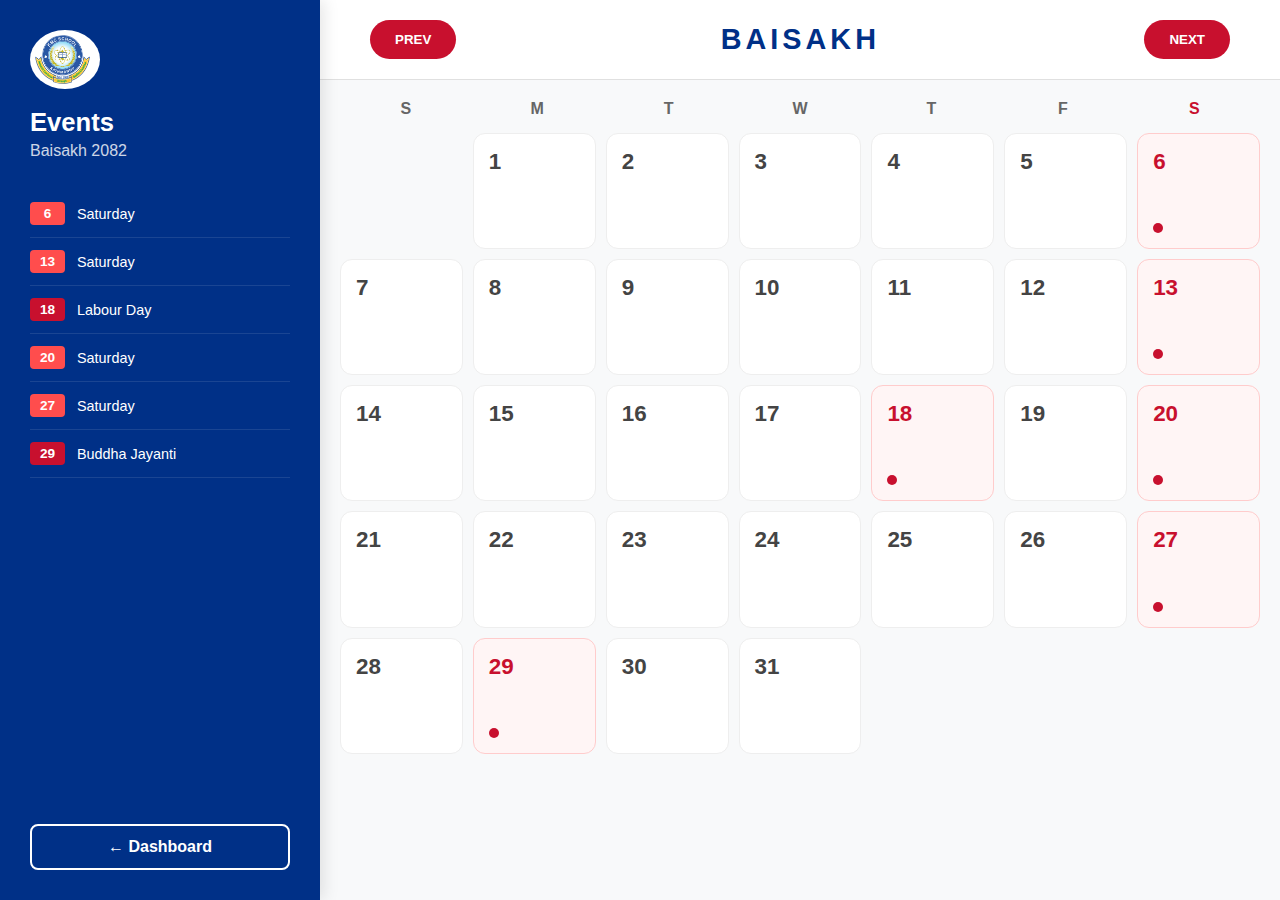
<file: Students-Area/calandar.html>
<!DOCTYPE html>
<html lang="en">
<head>
    <meta charset="UTF-8">
    <meta name="viewport" content="width=device-width, initial-scale=1.0">
    <title>KMC School |Calendar</title>
    <link rel="icon" href="kmc logo.png">
    <link rel="stylesheet" href="calendar.css">
</head>
<body>

    <div class="main-wrapper">
        <aside class="event-sidebar">
            <div class="sidebar-header">
                <img src="kmc logo.png" alt="KMC Logo">
                <div class="header-text">
                    <h2>Events</h2>
                    <p id="targetMonth">Baisakh 2082</p>
                </div>
            </div>
            <ul id="eventList"></ul>
            <div class="sidebar-footer">
                <a href="student-dashboard.html" class="dashboard-link">← Dashboard</a>
            </div>
        </aside>

        <main class="calendar-section">
            <header class="calendar-nav">
                <button class="nav-btn" onclick="changeMonth(-1)">PREV</button>
                <h1 id="monthTitle">BAISAKH</h1>
                <button class="nav-btn" onclick="changeMonth(1)">NEXT</button>
            </header>

            <div class="calendar-container">
                <div class="weekday-header">
                    <div>S</div><div>M</div><div>T</div><div>W</div><div>T</div><div>F</div><div class="sat-head">S</div>
                </div>
                <div id="daysGrid" class="days-grid"></div>
            </div>
        </main>
    </div>

    <script>
        const calendarData = [
            { name: "Baisakh", days: 31, startDay: 1, events: { 18: "Labour Day", 29: "Buddha Jayanti" }, exams: {}, info: "Session Begins 8th" },
            { name: "Jestha", days: 31, startDay: 4, events: { 15: "Ganatantra Diwas" }, exams: {} },
            { name: "Ashad", days: 31, startDay: 6, events: { 15: "Dahi Chiura Khane Din" }, exams: { 1: "1st Mid-Term Starts", 4: "Ends" } },
            { name: "Saun", days: 32, startDay: 2, events: { 24: "Janai Purnima", 25: "Gaijatra", 31: "Krishna Janmasthami" }, exams: { 15: "First Term Starts", 23: "Ends" } },
            { name: "Bhadau", days: 31, startDay: 5, events: { 7: "Fathers' Day", 10: "Teej", 21: "Indra Jatra" }, exams: {} },
            { name: "Asoj", days: 30, startDay: 0, events: { 3: "Constitution Day", 6: "Dashain Vacation" }, exams: { 28: "2nd Mid Term Starts" } },
            { name: "Kartik", days: 30, startDay: 2, events: { 3: "Tihar Begins", 10: "Chhath" }, exams: {} },
            { name: "Mangsir", days: 29, startDay: 4, events: { 18: "Yomari Punhi" }, exams: { 14: "Second Term Starts", 23: "Ends" } },
            { name: "Poush", days: 30, startDay: 6, events: { 10: "Christmas", 15: "Tamu Loshar" }, exams: {} },
            { name: "Magh", days: 29, startDay: 2, events: { 1: "Maghe Sankranti", 15: "Sonam Loshar" }, exams: { 14: "3rd Mid-Term Starts", 19: "Ends" } },
            { name: "Falgun", days: 30, startDay: 4, events: { 3: "Mahashivaratri", 18: "Holi" }, exams: {} },
            { name: "Chaitra", days: 30, startDay: 6, events: { 4: "Ghode Jatra" }, exams: { 5: "Final Exam Starts", 13: "Ends" } }
        ];

        let currentIndex = 0;

        function renderCalendar() {
            const data = calendarData[currentIndex];
            document.getElementById('monthTitle').innerText = data.name.toUpperCase();
            document.getElementById('targetMonth').innerText = data.name + " 2082";
            const grid = document.getElementById('daysGrid');
            const list = document.getElementById('eventList');
            grid.innerHTML = '';
            list.innerHTML = '';

            for (let i = 0; i < data.startDay; i++) {
                grid.innerHTML += `<div class="day-cell empty"></div>`;
            }

            for (let i = 1; i <= data.days; i++) {
                const isSat = (data.startDay + i - 1) % 7 === 6;
                const h = data.events[i];
                const e = data.exams[i];
                let cls = 'day-cell';
                if (isSat || h) cls += ' holiday';
                if (e) cls += ' exam';

                grid.innerHTML += `
                    <div class="${cls}">
                        <span class="day-number">${i}</span>
                        <div class="indicator-container">
                            ${(isSat || h) ? '<span class="dot red"></span>' : ''}
                            ${e ? '<span class="dot blue"></span>' : ''}
                        </div>
                    </div>`;

                if (h) list.innerHTML += `<li><span class="date-tag holiday-tag">${i}</span> ${h}</li>`;
                if (isSat) list.innerHTML += `<li><span class="date-tag sat-tag">${i}</span> Saturday</li>`;
                if (e) list.innerHTML += `<li><span class="date-tag exam-tag">${i}</span> ${e}</li>`;
            }
        }

        function changeMonth(dir) {
            currentIndex += dir;
            if (currentIndex < 0) currentIndex = 0;
            if (currentIndex > 11) currentIndex = 11;
            renderCalendar();
        }

        renderCalendar();
    </script>
</body>
</html>
</file>
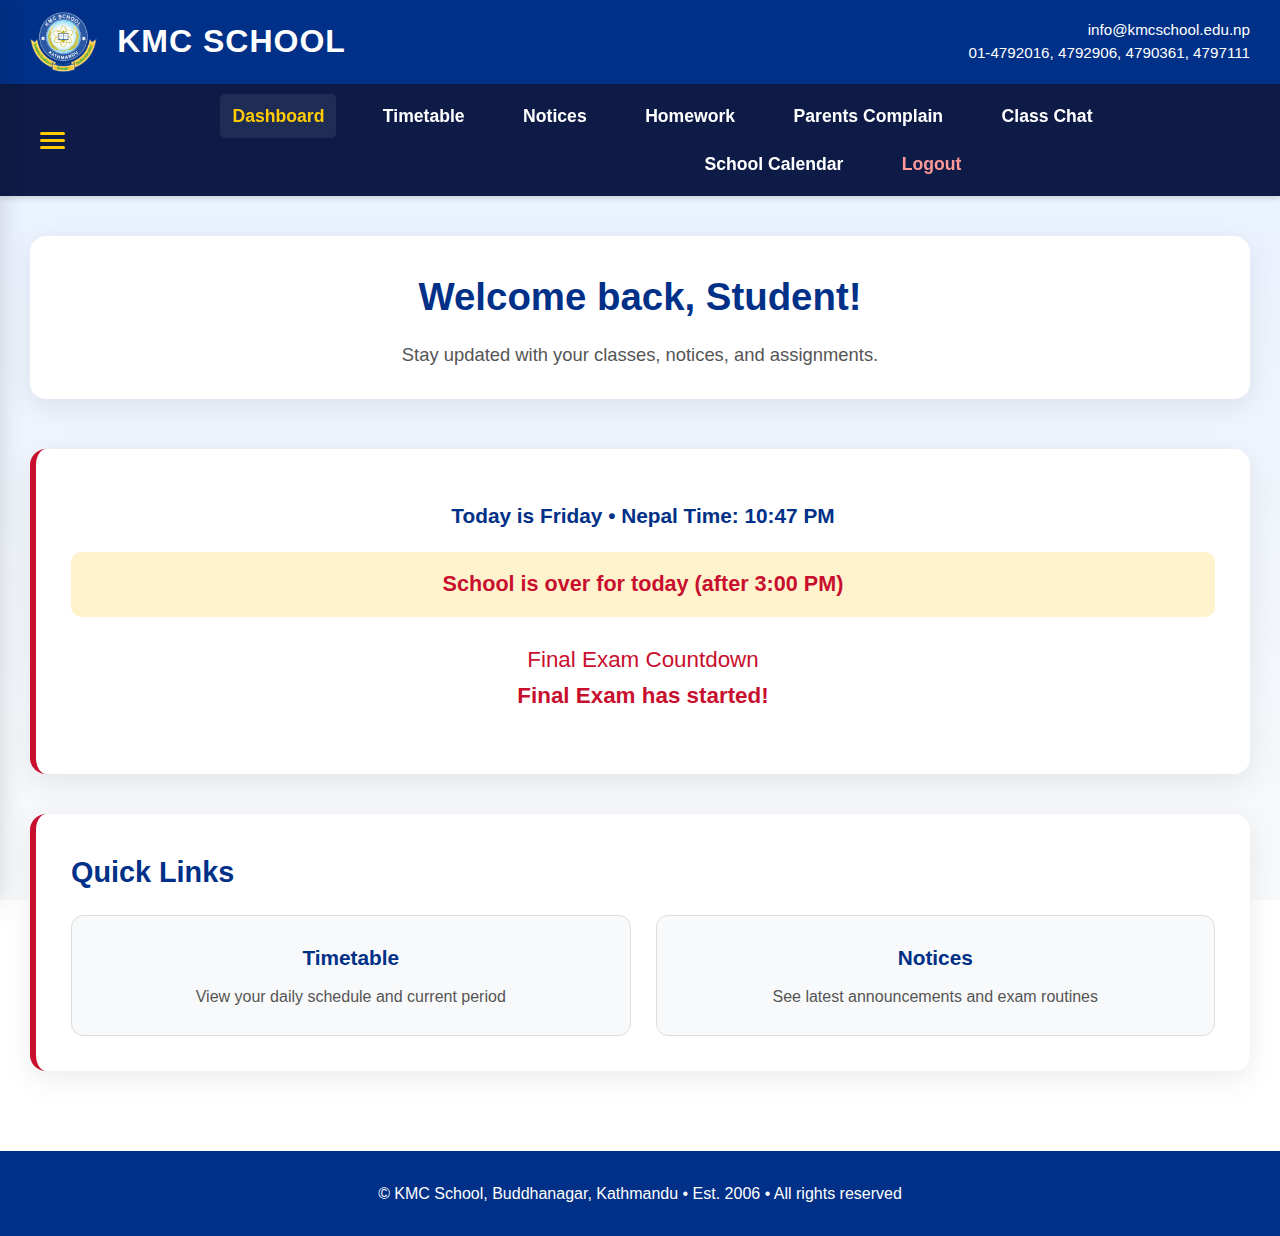
<file: Students-Area/student-dashboard.html>
<!DOCTYPE html>
<html lang="en">
<head>
    <meta charset="UTF-8">
    <meta name="viewport" content="width=device-width, initial-scale=1.0">
    <title>KMC School | Student Dashboard</title>
    <link rel="stylesheet" href="student-dashboard.css">
    <link rel="icon" type="image/png" href="kmc logo.png">
</head>
<body>

    <div class="sidebar" id="sidebar">
        <div class="sidebar-header">
            <h3>PORTAL MENU</h3>
            <span class="close-btn" onclick="toggleSidebar()">&times;</span>
        </div>
        <div class="sidebar-links">
            <a href="student-dashboard.html" class="active-sidebar-link">🏠 Dashboard</a>
            <a href="settings.html">⚙️ Profile</a>
            <a href="#" onclick="alert('KMC School Management System v1')">ℹ️ About Portal</a>
            <hr class="sidebar-divider">
            <a href="student-login.html" class="logout-link">🚪 Logout</a>
        </div>
    </div>

    <div class="sidebar-overlay" id="overlay" onclick="toggleSidebar()"></div>

    <header class="school-header">
        <div class="logo-area">
            <img src="kmc logo.png" alt="KMC Logo" class="logo-img">
            <div class="logo-text">KMC SCHOOL</div>
        </div>
        <div class="contact-info">
            <div>info@kmcschool.edu.np</div>
            <div>01-4792016, 4792906, 4790361, 4797111</div>
        </div>
    </header>

    <nav class="main-nav">
        <div class="menu-trigger" onclick="toggleSidebar()">
            <div class="bar"></div>
            <div class="bar"></div>
            <div class="bar"></div>
        </div>

        <div class="nav-links-center">
            <a class="nav-item active" href="student-dashboard.html">Dashboard</a>
            <a class="nav-item" href="student-timetable.html">Timetable</a>
            <a class="nav-item" href="student-notice.html">Notices</a>
            <a class="nav-item" href="student-homework.html">Homework</a>
            <a class="nav-item" href="parents-complain.html">Parents Complain</a>
            <a class="nav-item" href="message.html">Class Chat</a>
                        <link href="https://fonts.googleapis.com/icon?family=Material+Icons" rel="stylesheet">

<a href="calandar.html" class="nav-item">
    <span class="material-icons">calendar_month</span>
    <span class="nav-text">School Calendar</span>
    
</a>
            <a class="nav-item logout" href="student-login.html">Logout</a>
        </div>
    </nav>

    <main class="main-content">
        <div class="welcome-section">
            <h1>Welcome back, <span id="studentName">Student</span>!</h1>
            <p>Stay updated with your classes, notices, and assignments.</p>
        </div>

        <section class="dashboard-section status-section">
            <p class="today-message">
                Today is <span id="today-day"></span> • Nepal Time: <span id="current-time"></span>
            </p>
            <p id="period-status" class="period-status">Loading schedule...</p>

            <div class="countdown-section">
                <p>Final Exam Countdown</p>
                <p id="days-remaining" class="days-remaining">Calculating days...</p>
            </div>
        </section>

        <section class="dashboard-section quick-links">
            <h2>Quick Links</h2>
            <div class="links-grid">
                <a class='link-card' href="student-timetable.html">
                    <h3>Timetable</h3>
                    <p>View your daily schedule and current period</p>
                </a>
                <a class='link-card' href="student-notice.html">
                    <h3>Notices</h3>
                    <p>See latest announcements and exam routines</p>
                </a>
            </div>
        </section>
    </main>

    <footer class="main-footer">
        © KMC School, Buddhanagar, Kathmandu • Est. 2006 • All rights reserved
    </footer>

    <script>
        // Sidebar Toggle Function
        function toggleSidebar() {
            document.getElementById('sidebar').classList.toggle('active');
            document.getElementById('overlay').classList.toggle('active');
        }

        const studentName = localStorage.getItem('studentName') || 'Student';
        document.getElementById('studentName').textContent = studentName;

        function getNepalTime() {
            const now = new Date();
            const offsetMs = 5.75 * 60 * 60 * 1000;
            return new Date(now.getTime() + offsetMs + now.getTimezoneOffset() * 60 * 1000);
        }

        const examDate = new Date("2026-03-19T00:00:00+05:45");

        function updateDashboard() {
            const nepal = getNepalTime();
            const dayNames = ["Sunday", "Monday", "Tuesday", "Wednesday", "Thursday", "Friday", "Saturday"];
            const day = dayNames[nepal.getDay()];
            const timeStr = nepal.toLocaleTimeString('en-US', { hour: 'numeric', minute: '2-digit', hour12: true });

            document.getElementById("today-day").textContent = day;
            document.getElementById("current-time").textContent = timeStr;

            const hour = nepal.getHours();
            const minute = nepal.getMinutes();
            const currentTime = hour * 100 + minute;

            let msg = "";
            if (day === "Saturday") {
                msg = "Today is a holiday – enjoy!";
            } else if (currentTime < 930) {
                msg = "Classes haven't started yet (before 9:30 AM)";
            } else if (currentTime > 1500) {
                msg = "School is over for today (after 3:00 PM)";
            } else {
                msg = "Classes are ongoing right now";
            }
            document.getElementById("period-status").textContent = msg;

            const diffMs = examDate - nepal;
            let daysMsg = "";
            if (diffMs <= 0) {
                daysMsg = "Final Exam has started!";
            } else {
                const daysLeft = Math.floor(diffMs / (1000 * 60 * 60 * 24));
                daysMsg = daysLeft + " days remaining until final exam";
            }
            document.getElementById("days-remaining").textContent = daysMsg;
        }

        updateDashboard();
        setInterval(updateDashboard, 60000);
    </script>
</body>
</html>
</file>
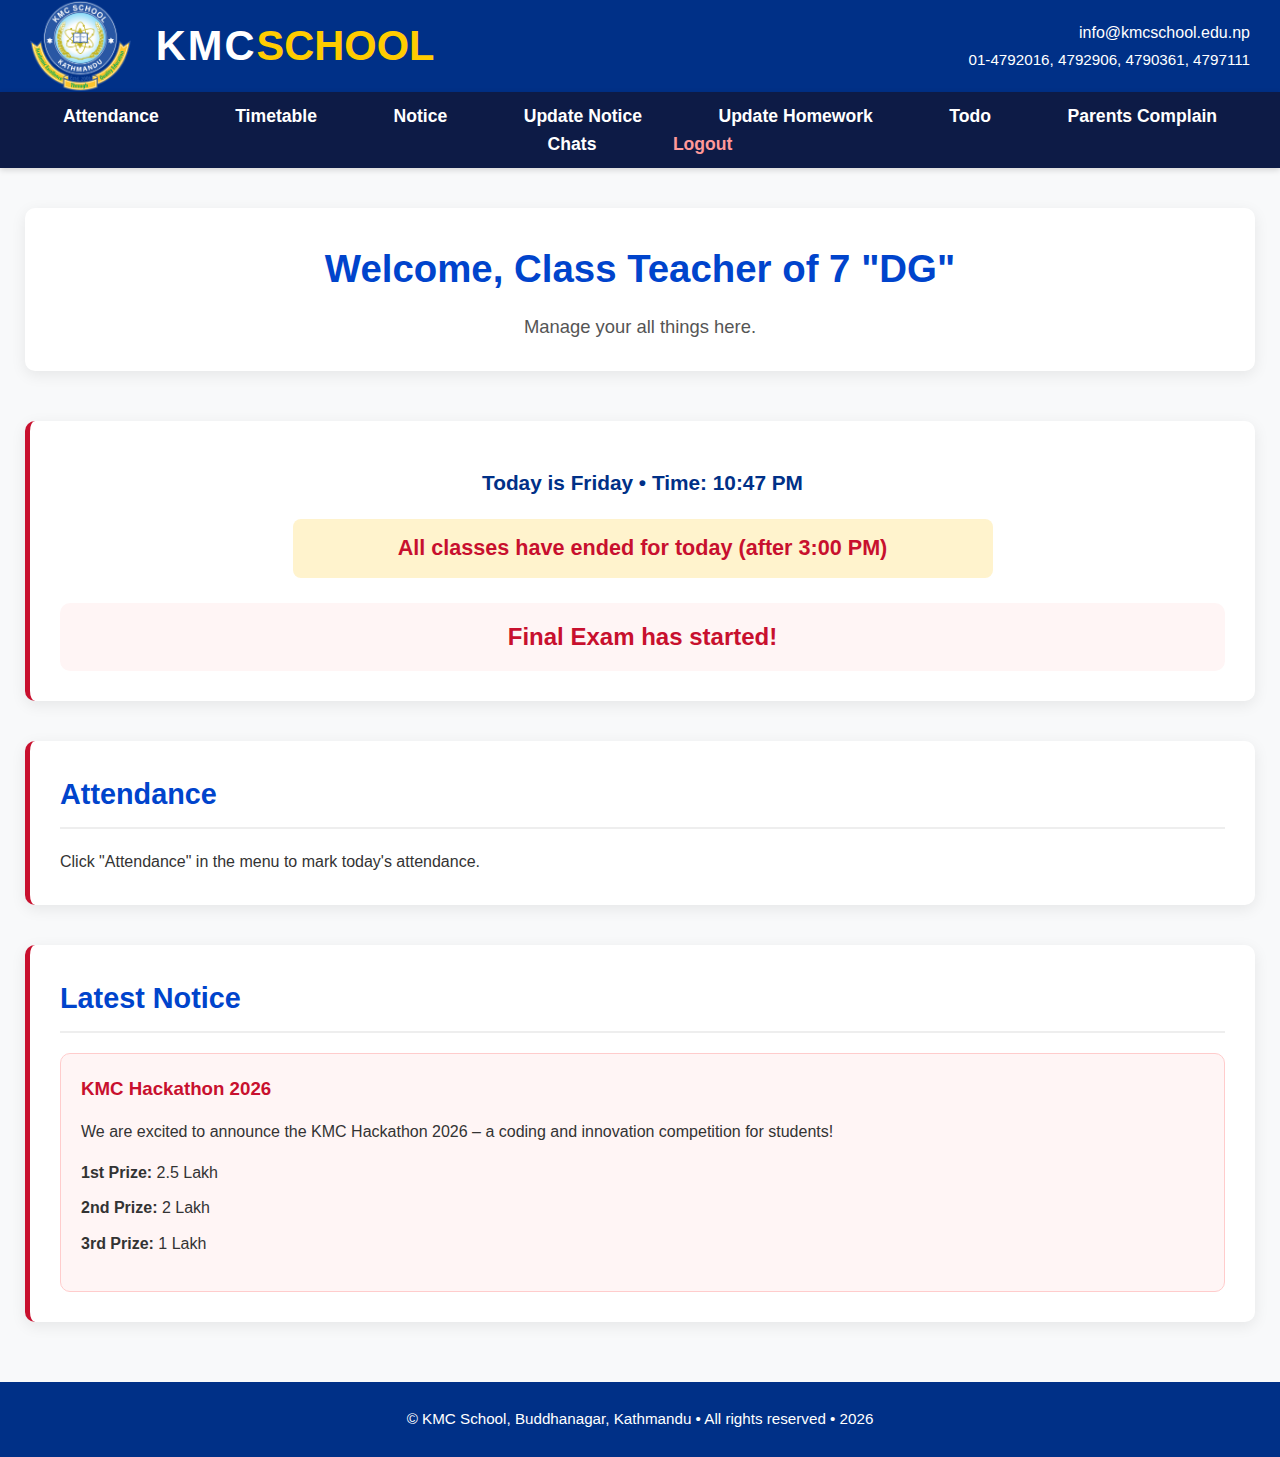
<file: Teachers-Area/dashboard.html>
<!DOCTYPE html>
<html lang="en">
<head>
    <meta charset="UTF-8">
    <meta name="viewport" content="width=device-width, initial-scale=1.0">
    <title>KMC School – Teacher Dashboard</title>
    <link rel="icon" type="image/png" href="kmc logo.png">
    <link rel="stylesheet" href="dashboard.css">
</head>
<body>

    <header class="main-header">
        <div class="header-container">
            <div class="logo">
                <img src="kmc logo.png" alt="KMC Logo" class="logo-img">
                <h1 class="kmc">KMC</h1>
                <h2 class="school">SCHOOL</h2>
            </div>
            <div class="contact-info">
                <div>info@kmcschool.edu.np</div>
                <div>01-4792016, 4792906, 4790361, 4797111</div>
            </div>
        </div>
    </header>

    <nav class="main-nav">
        <a href="attendence.html" class="nav-item">Attendance</a>
        <a href="timetable.html" class="nav-item">Timetable</a>
        <a href="notice.html" class="nav-item">Notice</a>
        <a href="notice-up.html" class="nav-item">Update Notice</a>
        <a href="teacher-homework.html" class="nav-item">Update Homework</a>
        <a href="todo.html" class="nav-item">Todo</a>
        <a href="teacher-feedback.html" class="nav-item">Parents Complain</a>
        <a href="teacherchats.html" class="nav-item">Chats</a>
        <a href="teacher-login.html" class="nav-item logout">Logout</a>
    </nav>

    <main class="main-content">

        <div class="welcome-section">
            <h1>Welcome, Class Teacher of 7 "DG"</h1>
            <p>Manage your all things here.</p>
        </div>

        <section class="dashboard-section status-section">
            <p class="today-message">
                Today is <span id="today-day"></span> • Time: <span id="current-time"></span>
            </p>
            <p id="period-status" class="period-status">Loading...</p>

            <div class="countdown-section">
                <p id="days-remaining" class="days-remaining">Calculating days...</p>
            </div>
        </section>

        <section class="dashboard-section">
            <h2>Attendance</h2>
            <p>Click "Attendance" in the menu to mark today's attendance.</p>
        </section>

        <section class="dashboard-section">
            <h2>Latest Notice</h2>
            <div class="notice-box">
                <h3>KMC Hackathon 2026</h3>
                <p>We are excited to announce the KMC Hackathon 2026 – a coding and innovation competition for students!</p>
                <ul>
                    <li><strong>1st Prize:</strong> 2.5 Lakh</li>
                    <li><strong>2nd Prize:</strong> 2 Lakh</li>
                    <li><strong>3rd Prize:</strong> 1 Lakh</li>
                </ul>
            </div>
        </section>

    </main>

    <footer class="main-footer">
        <p>© KMC School, Buddhanagar, Kathmandu • All rights reserved • 2026</p>
    </footer>

    <script>
        function getNepalTime() {
            const now = new Date();
            const offsetMs = 5.75 * 60 * 60 * 1000;
            return new Date(now.getTime() + offsetMs + now.getTimezoneOffset() * 60 * 1000);
        }

        const examDate = new Date("2026-03-19T00:00:00+05:45");

        function updateDashboard() {
            const nepal = getNepalTime();
            const dayNames = ["Sunday", "Monday", "Tuesday", "Wednesday", "Thursday", "Friday", "Saturday"];
            const day = dayNames[nepal.getDay()];

            const timeStr = nepal.toLocaleTimeString('en-US', { hour: 'numeric', minute: '2-digit', hour12: true });

            document.getElementById("today-day").textContent = day;
            document.getElementById("current-time").textContent = timeStr;

            const hour = nepal.getHours();
            const minute = nepal.getMinutes();
            const currentTime = hour * 100 + minute;

            let periodMsg = "";
            if (day === "Saturday") {
                periodMsg = "Holiday – No classes today";
            } else if (currentTime < 930) {
                periodMsg = "Classes have not started yet (before 9:30 AM)";
            } else if (currentTime > 1500) {
                periodMsg = "All classes have ended for today (after 3:00 PM)";
            } else {
                periodMsg = "Classes are ongoing right now";
            }
            document.getElementById("period-status").textContent = periodMsg;

            const diffMs = examDate - nepal;
            let daysMsg = "";
            if (diffMs <= 0) {
                daysMsg = "Final Exam has started!";
            } else {
                const daysLeft = Math.floor(diffMs / (1000 * 60 * 60 * 24));
                daysMsg = daysLeft + " days remaining until final exam";
            }
            document.getElementById("days-remaining").textContent = daysMsg;
        }

        updateDashboard();
        setInterval(updateDashboard, 60000);
    </script>

</body>
</html>
</file>
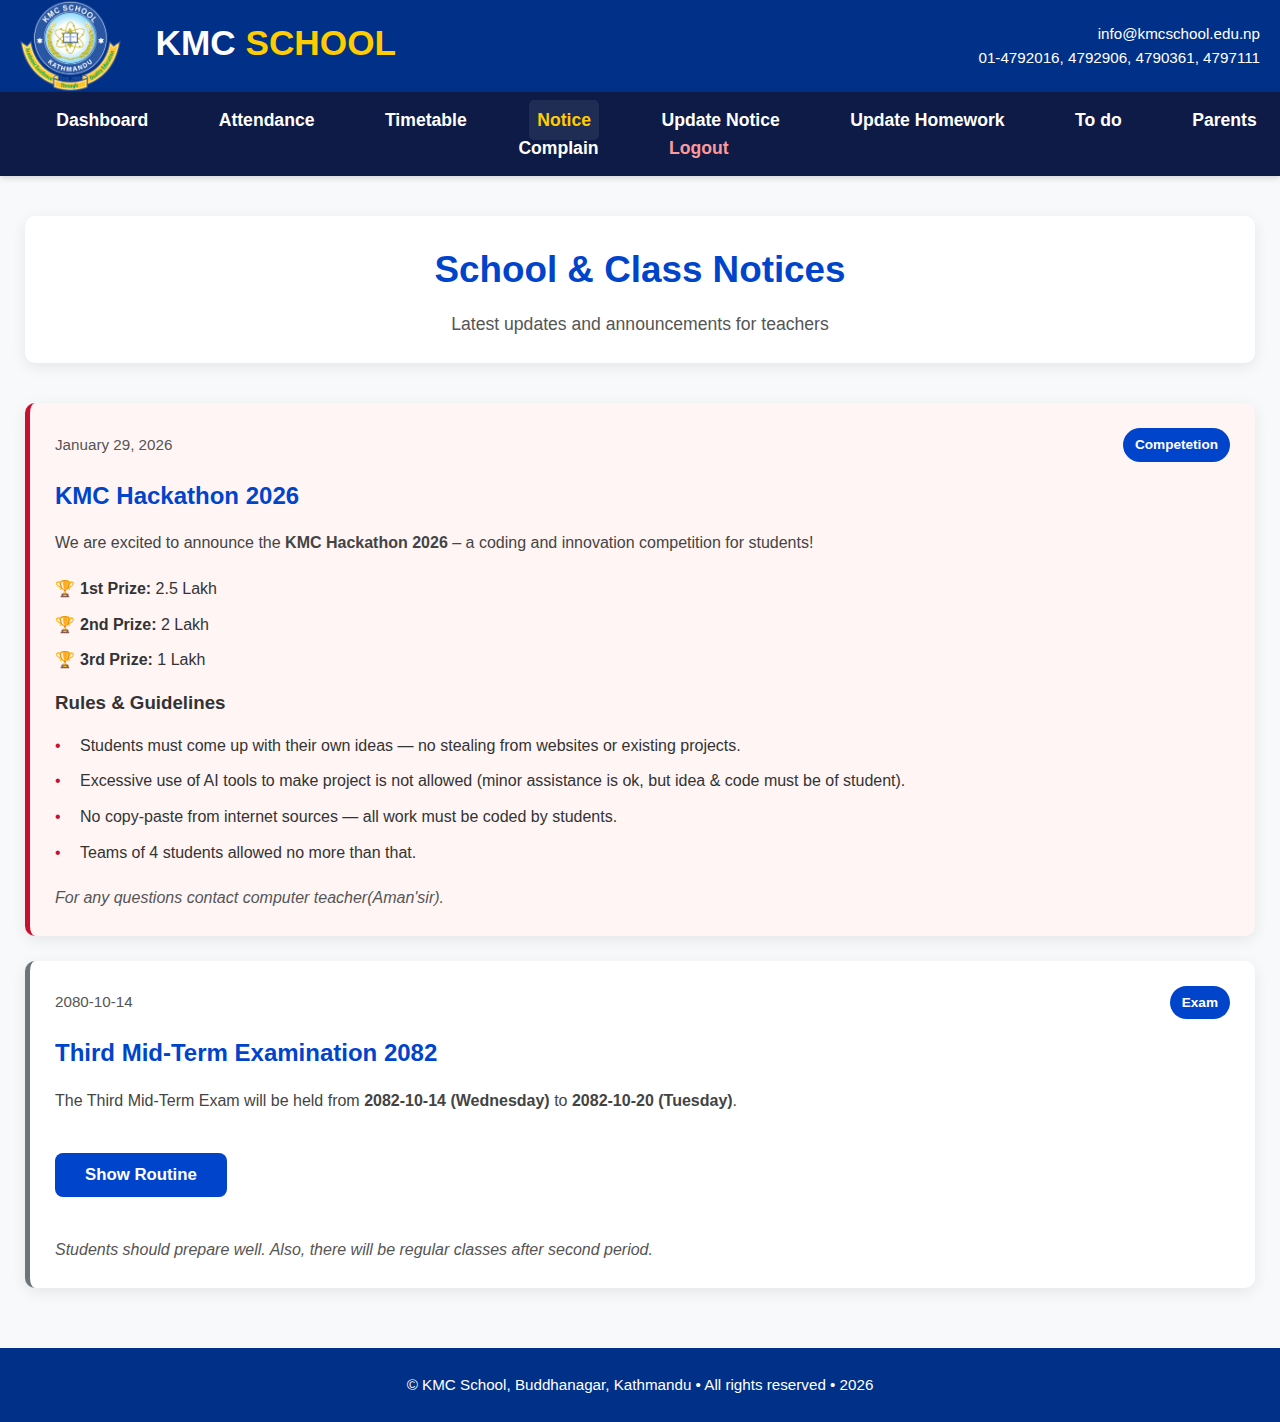
<file: Teachers-Area/notice.html>
<!DOCTYPE html>
<html lang="en">
<head>
    <meta charset="UTF-8">
    <meta name="viewport" content="width=device-width, initial-scale=1.0">
    <title>KMC School – Notices | Teachers Area</title>
    <link rel="icon" type="image/png" href="kmc logo.png">
    <link rel="stylesheet" href="notice.css">
</head>
<body>

    <header class="main-header">
        <div class="header-container">
            <div class="logo">
                <img src="kmc logo.png" alt="KMC Logo" class="logo-img">
                <span class="kmc">KMC</span> <span class="school">SCHOOL</span>
            </div>
            <div class="contact-info">
                <div class="email">info@kmcschool.edu.np</div>
                <div class="phone">01-4792016, 4792906, 4790361, 4797111</div>
            </div>
        </div>
    </header>

    <nav class="main-nav">
        <a href="dashboard.html" class="nav-item">Dashboard</a>
        <a href="attendence.html" class="nav-item">Attendance</a>
        <a href="timetable.html" class="nav-item">Timetable</a>
        <a href="#" class="nav-item active">Notice</a>
        <a href="notice-up.html" class="nav-item">Update Notice</a>
        <a href="teacher-homework.html" class="nav-item">Update Homework</a>
        <a href="todo.html" class="nav-item">To do</a>  
        <a href="teacher-feedback.html" class="nav-item">Parents Complain</a>
        <a href="teacher-login.html" class="nav-item logout">Logout</a>
    </nav>

    <main class="main-content">

        <div class="welcome-section">
            <h1>School & Class Notices</h1>
            <p>Latest updates and announcements for teachers</p>
        </div>

        <section class="notices-section">

            <!-- 1st (Latest) Notice: KMC Hackathon 2026 -->
            <div class="notice-card latest">
                <div class="notice-header">
                    <span class="notice-date">January 29, 2026</span>
                    <span class="notice-tag">Competetion</span>
                </div>
                <h2>KMC Hackathon 2026</h2>
                <p class="notice-content">
                    We are excited to announce the <strong>KMC Hackathon 2026</strong> – a coding and innovation competition for students!
                </p>
                <ul class="prize-list">
                    <li><strong>1st Prize:</strong> 2.5 Lakh</li>
                    <li><strong>2nd Prize:</strong> 2 Lakh</li>
                    <li><strong>3rd Prize:</strong> 1 Lakh</li>
                </ul>
                <h3>Rules & Guidelines</h3>
                <ul class="rules-list">
                    <li>Students must come up with their own  ideas — no stealing from websites or existing projects.</li>
                    <li>Excessive use of AI tools to make project is not allowed (minor assistance is  ok, but idea & code must be of student).</li>
                    <li>No copy-paste from internet sources — all work must be coded by students.</li>
                    <li>Teams of 4 students allowed no more than that.</li>
                </ul>
                <p class="notice-footer">
                    For any questions contact computer teacher(Aman'sir).
                </p>
            </div>

            <!-- 2nd Notice: Second Mid-Term Exam -->
            <div class="notice-card">
                <div class="notice-header">
                    <span class="notice-date">2080-10-14</span>
                    <span class="notice-tag">Exam</span>
                </div>
                <h2>Third Mid-Term Examination 2082</h2>
                <p class="notice-content">
                    The Third Mid-Term Exam will be held from <strong>2082-10-14 (Wednesday)</strong> to <strong>2082-10-20 (Tuesday)</strong>.
                </p>

                <button class="show-routine-btn" onclick="toggleRoutine()">Show Routine</button>

                <div id="exam-routine" class="exam-routine hidden">
                    <h3>Third Mid-Term Routine – Grade 7 & Grade 9</h3>
                    <table class="routine-table">
                        <thead>
                            <tr>
                                <th>Date</th>
                                <th>Day</th>
                                <th>Grade 7</th>
                                <th>Grade 9</th>
                            </tr>
                        </thead>
                        <tbody>
                            <tr>
                                <td>2082-10-14</td>
                                <td>Wednesday</td>
                                <td>Maths and English I</td>
                                <td>Optional Maths and Nepali</td>
                            </tr>
                            <tr>
                                <td>2082-10-15</td>
                                <td>Thursday</td>
                                <td>Science and Lifeskills</td>
                                <td>Social and Computer / Accountancy</td>
                            </tr>
                            <tr>
                                <td>2082-10-16</td>
                                <td>Friday</td>
                                <td colspan="2">Holiday</td>
                            </tr>
                            <tr>
                                <td>2082-10-17</td>
                                <td>Saturday</td>
                                <td colspan="2">Holiday</td>
                            </tr>
                            <tr>
                                <td>2082-10-18</td>
                                <td>Sunday</td>
                                <td>Social and English II</td>
                                <td>Science and Compulsory English</td>
                            </tr>
                            <tr>
                                <td>2082-10-19</td>
                                <td>Monday</td>
                                <td>Nepali and Computer</td>
                                <td>Compulsory Maths</td>
                            </tr>
                            <tr>
                                <td>2082-10-20</td>
                                <td>Tuesday</td>
                                <td>Newari</td>
                                <td>No test for Grade 9</td>
                            </tr>
                        </tbody>
                    </table>
                </div>

                <p class="notice-footer">
                    Students should prepare well. Also, there will be regular classes after second period.
                </p>
            </div>

        </section>

    </main>

    <footer class="main-footer">
        <p>© KMC School, Buddhanagar, Kathmandu • All rights reserved • 2026</p>
    </footer>

    <script>
        function toggleRoutine() {
            const routineDiv = document.getElementById('exam-routine');
            routineDiv.classList.toggle('hidden');
        }
    </script>

</body>
</html>
</file>
<file: style.css>
* {
    margin: 0;
    padding: 0;
    box-sizing: border-box;
}

body {
    font-family: 'Segoe UI', Tahoma, Geneva, Verdana, sans-serif;
    background: linear-gradient(to bottom, #e6f0ff, #f8f9fa);
    min-height: 100vh;
    color: #333;
    line-height: 1.6;
    display: flex;
    flex-direction: column;
}

.school-header {
    background: #003087;
    color: white;
    padding: 14px 30px;
    display: flex;
    justify-content: space-between;
    align-items: center;
    flex-wrap: wrap;
    gap: 20px;
    box-shadow: 0 4px 12px rgba(0,0,0,0.15);
}

.logo-area {
    display: flex;
    align-items: center;
    gap: 14px;
}

.logo-img {
    height: 60px;
    width: auto;
}

.logo-text {
    font-size: 2.1rem;
    font-weight: 700;
    letter-spacing: 1px;
}

.contact-info {
    font-size: 0.95rem;
    text-align: right;
    line-height: 1.5;
}

.header-right {
    display: flex;
    align-items: center;
    gap: 25px;
}

.about-btn {
    padding: 10px 22px;
    background: linear-gradient(135deg, #ffc107, #ffb300);
    color: #003087;
    text-decoration: none;
    font-weight: bold;
    border-radius: 25px;
    font-size: 1rem;
    transition: all 0.3s ease;
    box-shadow: 0 4px 15px rgba(255,193,7,0.35);
}

.about-btn:hover {
    transform: translateY(-2px);
    box-shadow: 0 6px 20px rgba(255,193,7,0.5);
}

.main-content.role-selection {
    flex: 1;
    text-align: center;
    padding: 120px 20px 200px;
}

.role-selection h1 {
    font-size: 3.4rem;
    color: #003087;
    margin-bottom: 24px;
    font-weight: 700;
}

.role-selection p {
    font-size: 1.5rem;
    color: #555;
    margin-bottom: 80px;
}

.role-buttons {
    display: flex;
    justify-content: center;
    gap: 70px;
    flex-wrap: wrap;
}

.role-btn {
    display: inline-block;
    padding: 45px 110px;
    font-size: 2.8rem;
    font-weight: bold;
    text-decoration: none;
    color: white;
    border-radius: 20px;
    transition: all 0.35s ease;
    box-shadow: 0 12px 35px rgba(0,0,0,0.18);
    min-width: 320px;
    text-align: center;
}

.role-btn.student {
    background: linear-gradient(135deg, #28a745, #218838);
}

.role-btn.student:hover {
    background: linear-gradient(135deg, #218838, #1e7e34);
    transform: translateY(-12px);
    box-shadow: 0 25px 50px rgba(40,167,69,0.35);
}

.role-btn.teacher {
    background: linear-gradient(135deg, #003087, #0044cc);
}

.role-btn.teacher:hover {
    background: linear-gradient(135deg, #00205b, #003087);
    transform: translateY(-12px);
    box-shadow: 0 25px 50px rgba(0,48,135,0.35);
}

.main-footer {
    background: #003087;
    color: white;
    text-align: center;
    padding: 30px 20px;
    font-size: 1rem;
    margin-top: auto;
}

/* About Section Styles */
.about-section {
    background: linear-gradient(to bottom, #f8f9fa, #e6f0ff);
    padding: 80px 20px;
    margin-top: 50px;
}

.about-container {
    max-width: 1100px;
    margin: 0 auto;
    text-align: center;
}

.about-section h2 {
    font-size: 2.8rem;
    color: #003087;
    margin-bottom: 15px;
    font-weight: 700;
}

.about-tagline {
    font-size: 1.4rem;
    color: #666;
    margin-bottom: 40px;
    font-style: italic;
}

.about-content {
    max-width: 800px;
    margin: 0 auto 50px;
    font-size: 1.15rem;
    line-height: 1.8;
    color: #444;
}

.about-content strong {
    color: #003087;
}

.features-grid {
    display: grid;
    grid-template-columns: repeat(auto-fit, minmax(280px, 1fr));
    gap: 30px;
    margin-bottom: 50px;
}

.feature-card {
    background: white;
    padding: 30px;
    border-radius: 15px;
    box-shadow: 0 8px 25px rgba(0,0,0,0.1);
    text-align: left;
    transition: transform 0.3s ease, box-shadow 0.3s ease;
}

.feature-card:hover {
    transform: translateY(-5px);
    box-shadow: 0 12px 35px rgba(0,0,0,0.15);
}

.feature-card h3 {
    color: #003087;
    font-size: 1.4rem;
    margin-bottom: 20px;
    border-bottom: 2px solid #ffc107;
    padding-bottom: 10px;
}

.feature-card ul {
    list-style: none;
}

.feature-card li {
    padding: 8px 0;
    font-size: 1rem;
    color: #555;
}

.about-contact {
    background: #003087;
    color: white;
    padding: 40px;
    border-radius: 15px;
    margin-top: 30px;
}

.about-contact h3 {
    font-size: 1.8rem;
    margin-bottom: 20px;
    color: #ffc107;
}

.about-contact p {
    font-size: 1.1rem;
    margin: 10px 0;
}

@media (max-width: 768px) {
    .school-header {
        flex-direction: column;
        text-align: center;
        padding: 16px;
    }

    .header-right {
        flex-direction: column;
        gap: 15px;
    }

    .contact-info {
        text-align: center;
        margin-top: 10px;
    }

    .role-selection {
        padding: 80px 15px 160px;
    }

    .role-selection h1 {
        font-size: 2.6rem;
    }

    .role-selection p {
        font-size: 1.3rem;
    }

    .role-buttons {
        flex-direction: column;
        gap: 40px;
    }

    .role-btn {
        padding: 35px 80px;
        font-size: 2.2rem;
    }

    .about-section {
        padding: 50px 15px;
    }

    .about-section h2 {
        font-size: 2rem;
    }

    .about-tagline {
        font-size: 1.1rem;
    }

    .about-content {
        font-size: 1rem;
    }

    .features-grid {
        grid-template-columns: 1fr;
    }

    .feature-card {
        padding: 20px;
    }

    .about-contact {
        padding: 25px;
    }

    .about-contact h3 {
        font-size: 1.5rem;
    }
}
</file>
<file: Students-Area/calendar.css>
:root {
    --kmc-blue: #003087;
    --kmc-red: #c8102e;
    --white: #ffffff;
    --bg-light: #f8f9fa;
    --border-color: #eeeeee;
    --transition: 0.3s ease;
}

* {
    margin: 0;
    padding: 0;
    box-sizing: border-box;
}

body, html {
    height: 100%;
    width: 100%;
    font-family: 'Segoe UI', Tahoma, Geneva, Verdana, sans-serif;
    overflow: hidden;
}

.main-wrapper {
    display: flex;
    height: 100vh;
    width: 100vw;
}

.event-sidebar {
    width: 320px;
    background: var(--kmc-blue);
    color: var(--white);
    padding: 30px;
    display: flex;
    flex-direction: column;
    box-shadow: 4px 0 15px rgba(0,0,0,0.1);
    z-index: 10;
}

.sidebar-header img {
    width: 70px;
    margin-bottom: 15px;
    background: var(--white);
    border-radius: 50%;
    padding: 5px;
}

.sidebar-header h2 {
    font-size: 1.6rem;
    margin-bottom: 5px;
}

.sidebar-header p {
    opacity: 0.8;
    margin-bottom: 30px;
    font-weight: 300;
}

#eventList {
    list-style: none;
    flex-grow: 1;
    overflow-y: auto;
}

#eventList li {
    padding: 12px 0;
    border-bottom: 1px solid rgba(255,255,255,0.1);
    font-size: 0.9rem;
    display: flex;
    align-items: center;
}

.date-tag {
    min-width: 35px;
    text-align: center;
    border-radius: 4px;
    margin-right: 12px;
    font-weight: bold;
    padding: 4px;
    font-size: 0.85rem;
}

.holiday-tag {
    background: var(--kmc-red);
    color: var(--white);
}

.sat-tag {
    background: #ff4d4d;
    color: var(--white);
}

.exam-tag {
    background: #ffcc00;
    color: var(--kmc-blue);
}

.sidebar-footer {
    margin-top: auto;
    padding-top: 20px;
}

.dashboard-link {
    color: var(--white);
    text-decoration: none;
    display: block;
    font-weight: bold;
    text-align: center;
    padding: 12px;
    border: 2px solid var(--white);
    border-radius: 8px;
    transition: var(--transition);
}

.dashboard-link:hover {
    background: var(--white);
    color: var(--kmc-blue);
}

.calendar-section {
    flex-grow: 1;
    display: flex;
    flex-direction: column;
    background: var(--bg-light);
}

.calendar-nav {
    display: flex;
    justify-content: space-between;
    align-items: center;
    padding: 20px 50px;
    background: var(--white);
    border-bottom: 1px solid #e0e0e0;
}

.calendar-nav h1 {
    color: var(--kmc-blue);
    letter-spacing: 4px;
    font-size: 1.8rem;
}

.nav-btn {
    background: var(--kmc-red);
    color: var(--white);
    border: none;
    padding: 12px 25px;
    border-radius: 30px;
    cursor: pointer;
    font-weight: bold;
    transition: var(--transition);
}

.nav-btn:hover {
    background: #a00d25;
    transform: scale(1.05);
}

.calendar-container {
    flex-grow: 1;
    display: flex;
    flex-direction: column;
    padding: 20px;
}

.weekday-header {
    display: grid;
    grid-template-columns: repeat(7, 1fr);
    text-align: center;
    font-weight: bold;
    color: #666666;
    padding-bottom: 15px;
}

.sat-head {
    color: var(--kmc-red);
}

.days-grid {
    display: grid;
    grid-template-columns: repeat(7, 1fr);
    grid-template-rows: repeat(6, 1fr);
    flex-grow: 1;
    gap: 10px;
}

.day-cell {
    background: var(--white);
    border-radius: 12px;
    padding: 15px;
    display: flex;
    flex-direction: column;
    justify-content: space-between;
    border: 1px solid var(--border-color);
    transition: var(--transition);
}

.day-number {
    font-size: 1.4rem;
    font-weight: 700;
    color: #444444;
}

.day-cell.holiday {
    background: #fff5f5;
    border: 1.5px solid #ffcccc;
}

.day-cell.holiday .day-number {
    color: var(--kmc-red);
}

.day-cell.exam {
    border: 2.5px solid var(--kmc-blue);
    background: #f0f7ff;
}

.indicator-container {
    display: flex;
    gap: 5px;
}

.dot {
    width: 10px;
    height: 10px;
    border-radius: 50%;
    display: inline-block;
}

.red {
    background: var(--kmc-red);
}

.blue {
    background: var(--kmc-blue);
}

.day-cell.empty {
    background: transparent;
    border: none;
}
</file>
<file: Teachers-Area/dashboard.css>
* {
    margin: 0;
    padding: 0;
    box-sizing: border-box;
}

body {
    font-family: 'Segoe UI', Tahoma, Geneva, Verdana, sans-serif;
    background-color: #f8f9fa;
    color: #333;
    line-height: 1.6;
}

:root {
    --kmc-blue-dark:  #003087;
    --kmc-blue:       #0044cc;
    --kmc-red:        #c8102e;
    --kmc-light:      #e6f0ff;
    --text-dark:      #1a1a1a;
    --gray:           #555;
}

.main-header {
    background: var(--kmc-blue-dark);
    color: white;
    padding: 1px 30px;
    box-shadow: 0 3px 10px rgba(0,0,0,0.2);
}

.header-container {
    max-width: 1400px;
    margin: 0 auto;
    display: flex;
    justify-content: space-between;
    align-items: center;
    flex-wrap: wrap;
    gap: 20px;
}

.logo {
    display: flex;
    align-items: center;
    flex-shrink: 0;
}

.logo-img {
    height: 90px;
    width: auto;
    max-width: 220px;
    object-fit: contain;
    vertical-align: middle;
    margin-right: 16px;
}

.logo .kmc {
    font-size: 2.6rem;
    font-weight: bold;
    color: white;
    letter-spacing: 2px;
}

.logo .school {
    font-size: 2.6rem;
    color: #ffcc00;
    font-weight: bold;
}

.contact-info {
    font-size: 0.95rem;
    text-align: right;
    line-height: 1.4;
    white-space: nowrap;
}

.contact-info div:first-child {
    margin-bottom: 4px;
    font-size: 1rem;
}

.main-nav {
    background: #0d1b46;
    padding: 10px 0;
    text-align: center;
    box-shadow: 0 2px 6px rgba(0,0,0,0.15);
}

.nav-item {
    color: white;
    text-decoration: none;
    font-weight: 600;
    font-size: 1.1rem;
    margin: 0 28px;
    padding: 8px 8px;
    transition: all 0.2s;
}

.nav-item:hover {
    color: #ffcc00;
    background: rgba(255,255,255,0.08);
    border-radius: 5px;
}

.logout {
    color: #ff9999 !important;
}

.logout:hover {
    color: #ff4444 !important;
}

.main-content {
    max-width: 1300px;
    margin: 40px auto;
    padding: 0 25px;
}

.welcome-section {
    text-align: center;
    margin-bottom: 50px;
    padding: 30px 20px;
    background: white;
    border-radius: 10px;
    box-shadow: 0 4px 15px rgba(0,0,0,0.08);
}

.welcome-section h1 {
    color: var(--kmc-blue);
    font-size: 2.4rem;
    margin-bottom: 12px;
}

.welcome-section p {
    color: #555;
    font-size: 1.15rem;
}

.dashboard-section {
    background: white;
    border-radius: 10px;
    padding: 30px;
    margin-bottom: 40px;
    box-shadow: 0 4px 15px rgba(0,0,0,0.08);
    border-left: 5px solid var(--kmc-red);
}

.dashboard-section h2 {
    color: var(--kmc-blue);
    margin-bottom: 20px;
    font-size: 1.8rem;
    border-bottom: 2px solid #eee;
    padding-bottom: 10px;
}


.today-message {
    font-size: 1.3rem;
    font-weight: bold;
    color: #003087;
    margin: 15px 0;
    text-align: center;
}

.period-status {
    font-size: 1.35rem;
    font-weight: 600;
    color: #c8102e;
    background: #fff3cd;
    padding: 12px 25px;
    border-radius: 8px;
    margin: 20px auto;
    max-width: 700px;
    text-align: center;
}

.countdown-section {
    margin-top: 25px;
    padding: 15px;
    background: #fff5f5;
    border-radius: 10px;
    text-align: center;
}

.days-remaining {
    font-size: 1.5rem;
    font-weight: bold;
    color: #c8102e;
}
.notice-box {
    background: #fff5f5;
    border: 1px solid #ffcccc;
    border-radius: 10px;
    padding: 20px;
    margin-top: 15px;
}

.notice-box h3 {
    color: #c8102e;
    margin-bottom: 15px;
}

.notice-box ul {
    list-style: none;
    padding-left: 0;
    margin: 15px 0;
}

.notice-box li {
    margin: 10px 0;
    font-weight: 500;
}

.main-footer {
    background: var(--kmc-blue-dark);
    color: white;
    text-align: center;
    padding: 25px;
    margin-top: 60px;
    font-size: 0.95rem;
}

@media (max-width: 992px) {
    .logo-img {
        height: 80px;
    }
    .logo .kmc { font-size: 2.4rem; }
    .logo .school { font-size: 2rem; }
}

@media (max-width: 768px) {
    .header-container {
        flex-direction: column;
        text-align: center;
        padding: 15px 20px;
        gap: 12px;
    }

    .logo-img {
        height: 85px;
        margin-right: 0;
        margin-bottom: 10px;
    }

    .contact-info {
        text-align: center;
        font-size: 0.9rem;
    }

    .nav-item {
        display: block;
        margin: 12px 0;
    }

    .welcome-section h1 {
        font-size: 2rem;
    }

    .dashboard-section {
        padding: 22px;
    }
}
</file>
<file: Teachers-Area/notice.css>
* {
    margin: 0;
    padding: 0;
    box-sizing: border-box;
}

body {
    font-family: 'Segoe UI', Tahoma, Geneva, Verdana, sans-serif;
    background-color: #f8f9fa;
    color: #333;
    line-height: 1.6;
}

:root {
    --kmc-blue-dark:  #003087;
    --kmc-blue:       #0044cc;
    --kmc-red:        #c8102e;
    --kmc-gold:       #ffcc00;
}

.main-header {
    background: var(--kmc-blue-dark);
    color: white;
    padding: 1px  20px;
    box-shadow: 0 3px 10px rgba(0,0,0,0.2);
}

.header-container {
    max-width: 1300px;
    margin: 0 auto;
    display: flex;
    justify-content: space-between;
    align-items: center;
    flex-wrap: wrap;
    gap: 20px;
}

.logo {
    font-size: 2.2rem;
    font-weight: bold;
}

.logo-img {
    height: 90px;
    width: auto;
    max-width: 220px;
    object-fit: contain;
    vertical-align: middle;
    margin-right: 16px;
}

.logo .kmc { color: white; }
.logo .school { color: var(--kmc-gold); }

.contact-info {
    font-size: 0.95rem;
    text-align: right;
}

.main-nav {
    background: #0d1b46;
    padding: 14px 0;
    text-align: center;
    box-shadow: 0 2px 6px rgba(0,0,0,0.15);
}

.nav-item {
    color: white;
    text-decoration: none;
    font-weight: 600;
    font-size: 1.1rem;
    margin: 0 25px;
    padding: 10px 8px;
    transition: all 0.2s;
}

.nav-item:hover,
.nav-item.active {
    color: var(--kmc-gold);
    background: rgba(255,255,255,0.08);
    border-radius: 5px;
}

.logout {
    color: #ff9999 !important;
}

/* Main Content */
.main-content {
    max-width: 1300px;
    margin: 40px auto;
    padding: 0 25px;
}

.welcome-section {
    text-align: center;
    margin-bottom: 40px;
    padding: 25px;
    background: white;
    border-radius: 10px;
    box-shadow: 0 4px 15px rgba(0,0,0,0.08);
}

.welcome-section h1 {
    color: var(--kmc-blue);
    font-size: 2.3rem;
    margin-bottom: 10px;
}

.welcome-section p {
    color: #555;
    font-size: 1.1rem;
}

/* Notices */
.notices-section {
    display: flex;
    flex-direction: column;
    gap: 25px;
}

.notice-card {
    background: white;
    border-radius: 10px;
    padding: 25px;
    box-shadow: 0 4px 15px rgba(0,0,0,0.08);
    border-left: 5px solid #6c757d;
}

.notice-card.latest {
    border-left-color: var(--kmc-red);
    background: #fff5f5;
}

.notice-header {
    display: flex;
    justify-content: space-between;
    align-items: center;
    margin-bottom: 15px;
}

.notice-date {
    font-size: 0.95rem;
    color: #555;
}

.notice-tag {
    background: var(--kmc-blue);
    color: white;
    padding: 6px 12px;
    border-radius: 20px;
    font-size: 0.85rem;
    font-weight: 600;
}

.notice-card h2 {
    color: var(--kmc-blue);
    margin-bottom: 15px;
}

.notice-content {
    margin-bottom: 20px;
    color: #444;
}

.prize-list, .rules-list {
    list-style: none;
    margin: 15px 0;
}

.prize-list li, .rules-list li {
    margin: 10px 0;
    padding-left: 25px;
    position: relative;
}

.prize-list li::before {
    content: "🏆";
    position: absolute;
    left: 0;
}

.rules-list li::before {
    content: "•";
    position: absolute;
    left: 0;
    color: var(--kmc-red);
}

.notice-footer {
    margin-top: 20px;
    font-style: italic;
    color: #555;
}

/* Footer */
.main-footer {
    background: var(--kmc-blue-dark);
    color: white;
    text-align: center;
    padding: 25px;
    margin-top: 60px;
    font-size: 0.95rem;
}

@media (max-width: 768px) {
    .header-container {
        flex-direction: column;
        text-align: center;
    }

    .contact-info {
        text-align: center;
    }

    .main-nav {
        padding: 10px 0;
    }

    .nav-item {
        display: block;
        margin: 12px 0;
    }
}

.show-routine-btn {
    background: #0044cc;
    color: white;
    border: none;
    padding: 12px 30px;
    font-size: 1.05rem;
    font-weight: bold;
    border-radius: 8px;
    cursor: pointer;
    margin: 20px 0;
    transition: background 0.2s;
}

.show-routine-btn:hover {
    background: #003087;
}

.exam-routine {
    margin-top: 25px;
    padding: 20px;
    background: #f8f9fa;
    border-radius: 10px;
    border: 1px solid #ddd;
}

.exam-routine.hidden {
    display: none;
}

.exam-routine h3 {
    color: #003087;
    margin-bottom: 15px;
    text-align: center;
}

.routine-table {
    width: 100%;
    border-collapse: collapse;
    margin-top: 15px;
}

.routine-table th,
.routine-table td {
    border: 1px solid #ddd;
    padding: 12px;
    text-align: center;
}

.routine-table th {
    background: #0044cc;
    color: white;
}

.routine-table tr:nth-child(even) {
    background-color: #f9f9f9;
}
</file>
<file: Students-Area/student-dashboard.css>
/* ==========================================================================
   1. CORE RESET & BRANDING
   ========================================================================== */
* {
    margin: 0;
    padding: 0;
    box-sizing: border-box;
}

:root {
    --kmc-blue: #003087;
    --kmc-dark-blue: #0d1b46;
    --kmc-red: #c8102e;
    --kmc-gold: #ffcc00;
    --bg-gradient: linear-gradient(to bottom, #e6f0ff, #f8f9fa);
    --shadow-main: 0 8px 30px rgba(0,0,0,0.08);
}

body {
    font-family: 'Segoe UI', Tahoma, Geneva, Verdana, sans-serif;
    background: var(--bg-gradient);
    background-attachment: fixed;
    min-height: 100vh;
    color: #333;
    line-height: 1.6;
    display: flex;
    flex-direction: column;
    overflow-x: hidden;
}

/* ==========================================================================
   2. TOP HEADER (BRANDING)
   ========================================================================== */
.school-header {
    background: var(--kmc-blue);
    color: white;
    padding: 12px 30px;
    display: flex;
    justify-content: space-between;
    align-items: center;
    flex-wrap: wrap;
    gap: 20px;
    box-shadow: 0 4px 12px rgba(0,0,0,0.15);
}

.logo-area {
    display: flex;
    align-items: center;
    gap: 14px;
}

.logo-img {
    height: 60px;
    width: auto;
}

.logo-text {
    font-size: 2rem;
    font-weight: 700;
    letter-spacing: 1px;
}

.contact-info {
    font-size: 0.95rem;
    text-align: right;
    line-height: 1.5;
}

/* ==========================================================================
   3. NAVIGATION BAR (WITH TRIGGER)
   ========================================================================== */
.main-nav {
    background: var(--kmc-dark-blue);
    padding: 10px 30px;
    display: flex;
    align-items: center;
    box-shadow: 0 2px 6px rgba(0,0,0,0.15);
    position: sticky;
    top: 0;
    z-index: 1000; /* Stays below sidebar */
}

.menu-trigger {
    cursor: pointer;
    display: flex;
    flex-direction: column;
    gap: 4px;
    padding: 10px;
    transition: 0.3s;
}

.menu-trigger:hover {
    background: rgba(255, 255, 255, 0.1);
    border-radius: 5px;
}

.bar {
    width: 25px;
    height: 3px;
    background: var(--kmc-gold);
    border-radius: 2px;
}

.nav-links-center {
    flex: 1;
    text-align: center;
}

.nav-item {
    color: white;
    text-decoration: none;
    font-weight: 600;
    font-size: 1.1rem;
    margin: 0 15px;
    padding: 8px 12px;
    transition: all 0.2s;
    display: inline-block;
}

.nav-item:hover, .nav-item.active {
    color: var(--kmc-gold);
    background: rgba(255,255,255,0.08);
    border-radius: 5px;
}

.logout {
    color: #ff9999 !important;
}

/* ==========================================================================
   4. SIDEBAR SYSTEM
   ========================================================================== */
.sidebar {
    position: fixed;
    left: -320px; /* Hidden state */
    top: 0;
    width: 300px;
    height: 100%;
    background: var(--kmc-dark-blue);
    color: white;
    z-index: 3000; /* On top of everything */
    transition: 0.4s cubic-bezier(0.4, 0, 0.2, 1);
    padding: 30px;
    box-shadow: 10px 0 30px rgba(0,0,0,0.3);
}

.sidebar.active {
    left: 0;
}

.sidebar-overlay {
    position: fixed;
    top: 0;
    left: 0;
    width: 100%;
    height: 100%;
    background: rgba(0, 0, 0, 0.6);
    display: none;
    z-index: 2000; /* Between nav and sidebar */
    backdrop-filter: blur(2px);
}

.sidebar-overlay.active {
    display: block;
}

.sidebar-header {
    display: flex;
    justify-content: space-between;
    align-items: center;
    margin-bottom: 40px;
    border-bottom: 1px solid rgba(255,255,255,0.1);
    padding-bottom: 10px;
}

.sidebar-header h3 {
    color: var(--kmc-gold);
    font-size: 1.2rem;
    letter-spacing: 1px;
}

.close-btn {
    font-size: 35px;
    cursor: pointer;
    color: var(--kmc-gold);
    line-height: 1;
}

.sidebar-links a {
    display: block;
    color: white;
    text-decoration: none;
    font-size: 1.1rem;
    padding: 15px 0;
    transition: 0.3s;
    border-bottom: 1px solid rgba(255,255,255,0.05);
}

.sidebar-links a:hover {
    color: var(--kmc-gold);
    padding-left: 10px;
}

.sidebar-links a.active-sidebar-link {
    color: var(--kmc-gold);
    border-left: 4px solid var(--kmc-gold);
    padding-left: 10px;
}

.sidebar-divider {
    border: 0;
    border-top: 1px solid rgba(255,255,255,0.1);
    margin: 15px 0;
}

.logout-link {
    color: #ff9999 !important;
}

/* ==========================================================================
   5. MAIN CONTENT AREA
   ========================================================================== */
.main-content {
    flex: 1;
    max-width: 1300px;
    margin: 40px auto;
    padding: 0 30px;
    width: 100%;
}

.welcome-section {
    text-align: center;
    margin-bottom: 50px;
    padding: 30px;
    background: white;
    border-radius: 16px;
    box-shadow: var(--shadow-main);
}

.welcome-section h1 {
    color: var(--kmc-blue);
    font-size: 2.4rem;
    margin-bottom: 12px;
}

.welcome-section p {
    color: #555;
    font-size: 1.15rem;
}

.dashboard-section {
    background: white;
    border-radius: 16px;
    padding: 35px;
    margin-bottom: 40px;
    box-shadow: var(--shadow-main);
    border-left: 6px solid var(--kmc-red);
}

.dashboard-section h2 {
    color: var(--kmc-blue);
    margin-bottom: 20px;
    font-size: 1.8rem;
}

/* ==========================================================================
   6. STATUS WIDGETS (TODAY, TIME, PERIOD)
   ========================================================================== */
.today-message {
    font-size: 1.3rem;
    font-weight: 600;
    color: var(--kmc-blue);
    margin: 15px 0;
    text-align: center;
}

.period-status {
    font-size: 1.35rem;
    font-weight: 600;
    color: var(--kmc-red);
    background: #fff3cd;
    padding: 15px;
    border-radius: 10px;
    text-align: center;
    margin: 20px 0;
}

.countdown-section {
    text-align: center;
    margin: 25px 0;
    font-size: 1.4rem;
    color: var(--kmc-red);
}

.days-remaining {
    font-weight: bold;
}

/* ==========================================================================
   7. QUICK LINKS GRID (THE BOXES)
   ========================================================================== */
.quick-links .links-grid {
    display: grid;
    grid-template-columns: repeat(auto-fit, minmax(280px, 1fr));
    gap: 25px;
    margin-top: 20px;
}

.link-card {
    background: #f8f9fa;
    border-radius: 12px;
    padding: 25px;
    text-align: center;
    text-decoration: none;
    color: #333;
    transition: all 0.3s cubic-bezier(0.175, 0.885, 0.32, 1.275);
    border: 1px solid #ddd;
    display: block;
}

.link-card:hover {
    background: #fff;
    transform: translateY(-8px);
    box-shadow: 0 12px 25px rgba(0,0,0,0.12);
    border-color: var(--kmc-blue);
}

.link-card h3 {
    color: var(--kmc-blue);
    margin-bottom: 10px;
    font-size: 1.3rem;
}

.link-card p {
    color: #555;
    font-size: 1rem;
}

/* ==========================================================================
   8. FOOTER & ANIMATIONS
   ========================================================================== */
.main-footer {
    background: var(--kmc-blue);
    color: white;
    text-align: center;
    padding: 30px 20px;
    font-size: 1rem;
    margin-top: auto;
}

@keyframes slideIn {
    from { opacity: 0; transform: translateY(20px); }
    to { opacity: 1; transform: translateY(0); }
}

/* ==========================================================================
   9. MOBILE RESPONSIVE
   ========================================================================== */
@media (max-width: 768px) {
    .school-header {
        flex-direction: column;
        text-align: center;
        padding: 16px;
    }

    .contact-info {
        text-align: center;
        margin-top: 10px;
        font-size: 0.85rem;
    }

    /* Hide horizontal links on mobile, users must use sidebar */
    .nav-links-center {
        display: none;
    }

    .main-nav {
        justify-content: flex-start;
        padding: 10px 15px;
    }

    .welcome-section h1 {
        font-size: 1.8rem;
    }

    .dashboard-section {
        padding: 20px;
    }

    .logo-text {
        font-size: 1.5rem;
    }
}
</file>
